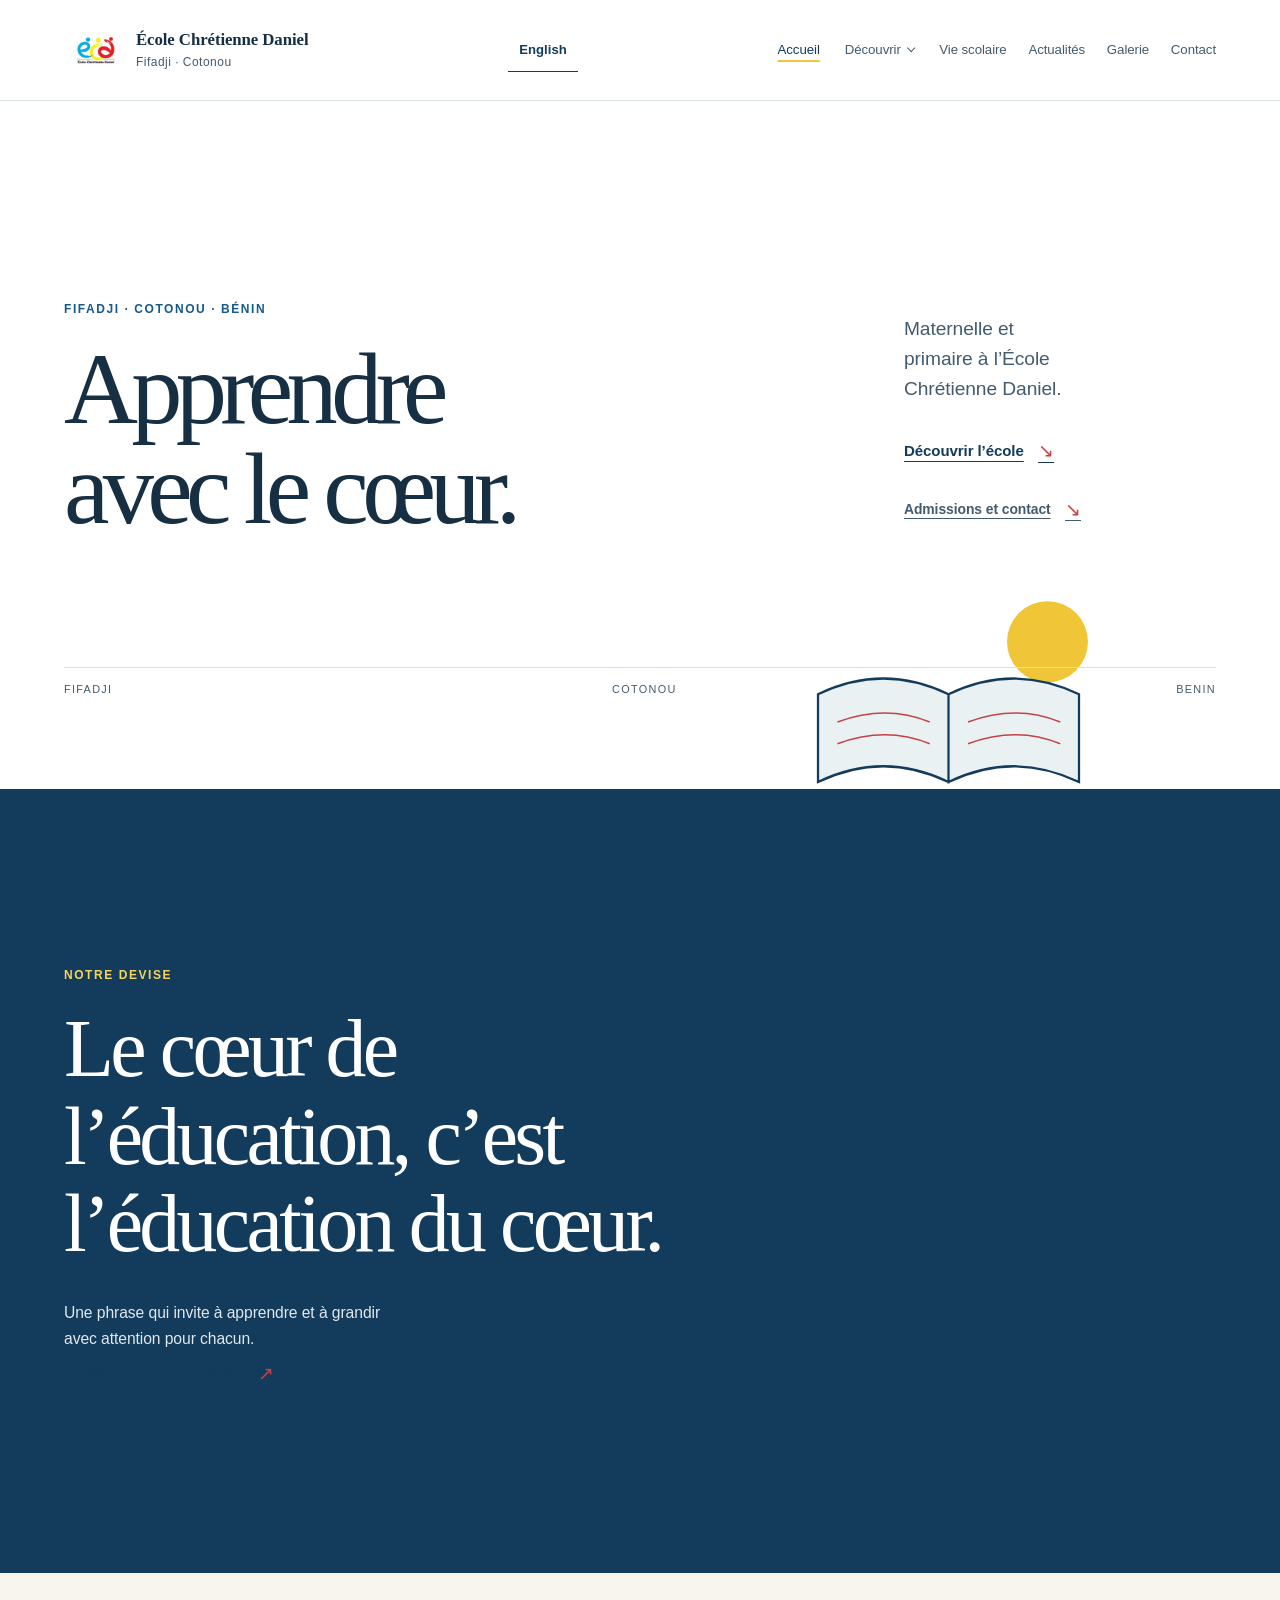
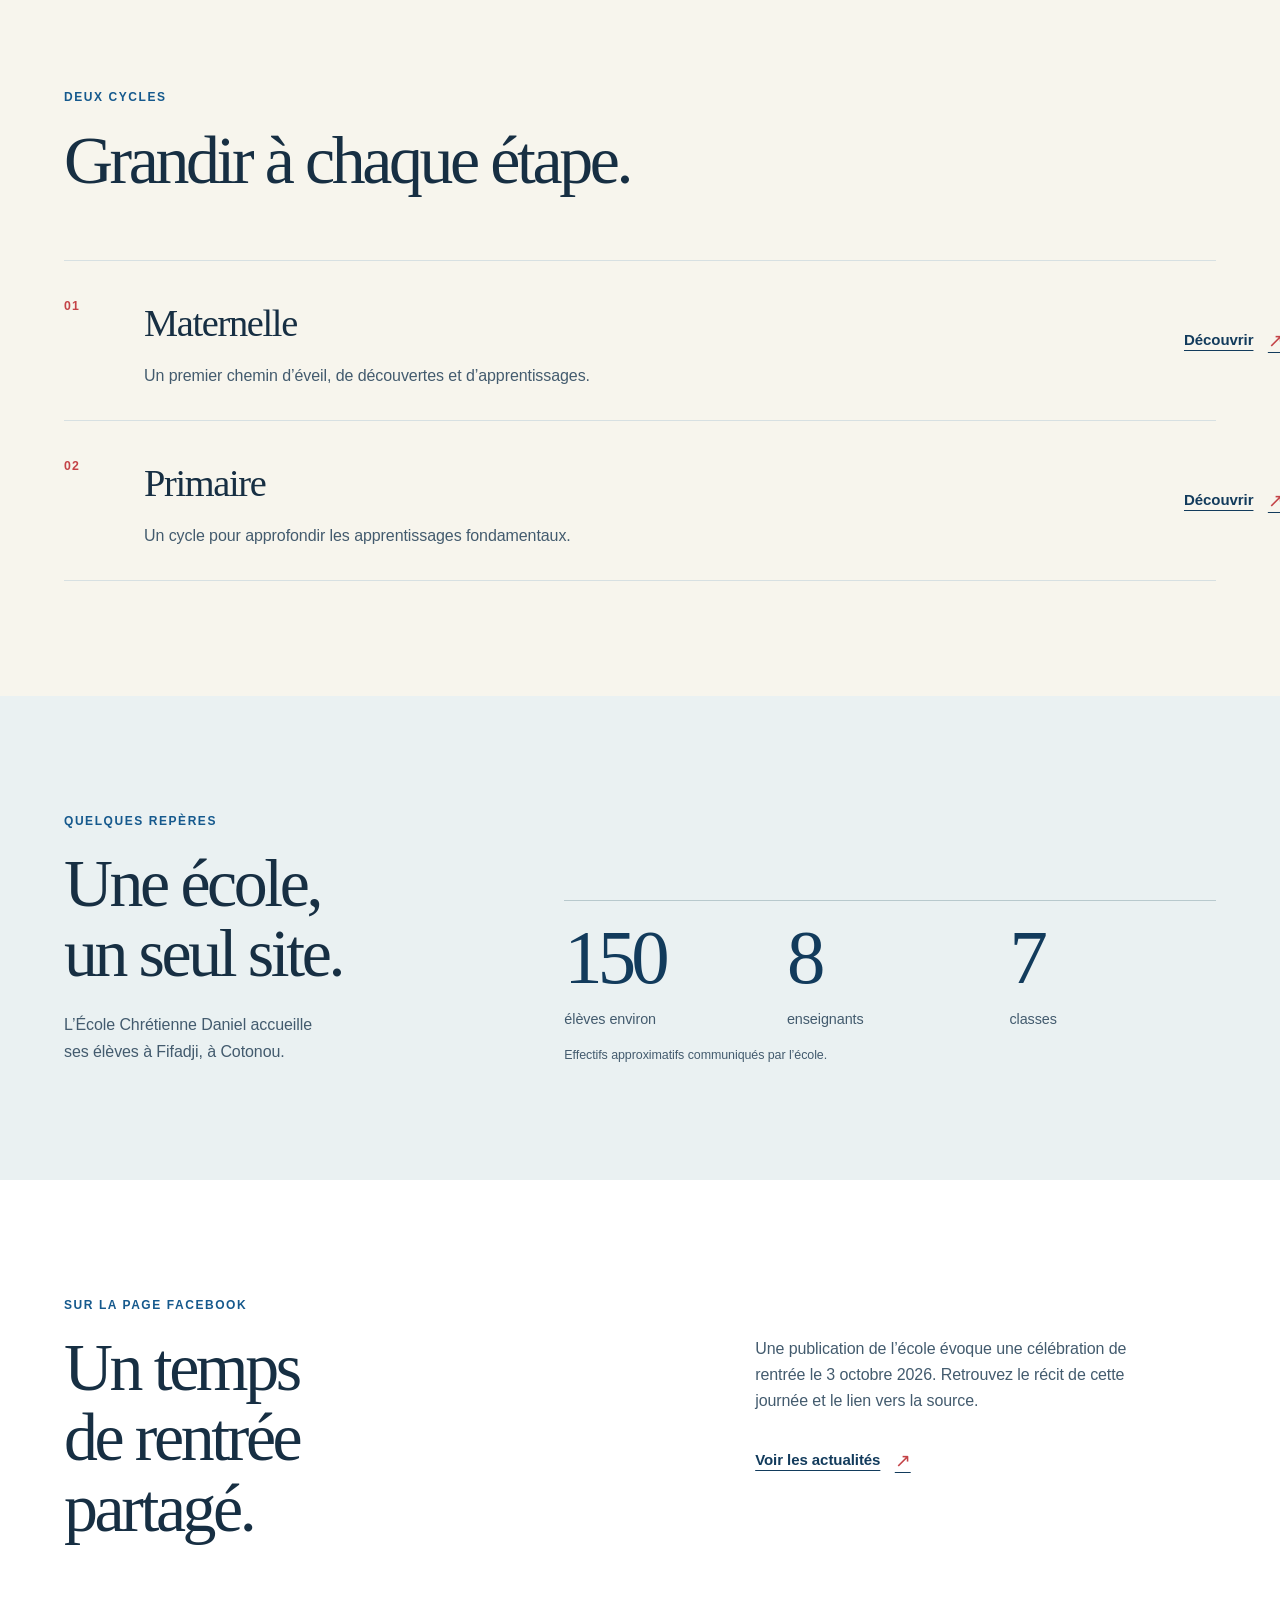
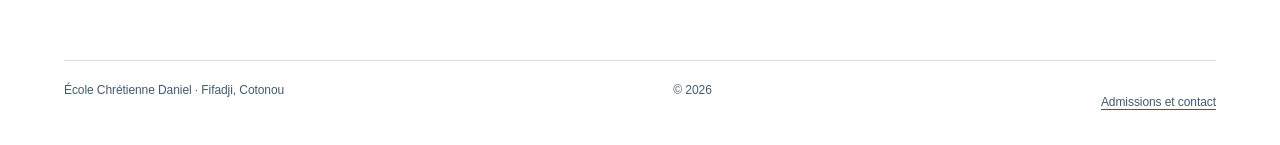
<file: index.html>
<!doctype html>
<html lang="fr">
  <head>
    <meta charset="utf-8">
    <meta name="viewport" content="width=device-width, initial-scale=1">
    <meta name="theme-color" content="#ffffff">
    <meta name="description" content="École Chrétienne Daniel à Fifadji, Cotonou : découvrez l'école, la maternelle, le primaire et sa devise." data-fr-content="École Chrétienne Daniel à Fifadji, Cotonou : découvrez l'école, la maternelle, le primaire et sa devise." data-en-content="École Chrétienne Daniel in Fifadji, Cotonou: discover the school, preschool, primary cycle and its motto.">
    <title data-fr="École Chrétienne Daniel | Cotonou" data-en="École Chrétienne Daniel | Cotonou">École Chrétienne Daniel | Cotonou</title>
    <link rel="icon" href="assets/images.jpg" type="image/jpeg">
    <link rel="stylesheet" href="scrollcraft.css">
    <link rel="stylesheet" href="styles.css">
    <script>document.documentElement.classList.add("js");</script>
    <script src="scrollcraft.js" defer></script>
    <script src="site.js" defer></script>
  </head>
  <body>
    <a class="skip-link" href="#main-content" data-fr="Aller au contenu" data-en="Skip to content">Aller au contenu</a>
    <header class="site-header">
      <div class="header-inner">
        <a class="brand" href="index.html" aria-label="École Chrétienne Daniel">
          <img src="assets/images.jpg" width="184" height="142" alt="">
          <span class="brand-copy"><span class="brand-name">École Chrétienne Daniel</span><span class="brand-location">Fifadji · Cotonou</span></span>
        </a>
        <div class="header-actions">
          <button class="language-toggle" type="button" data-language-toggle aria-label="Passer en anglais" data-fr-aria-label="Passer en anglais" data-en-aria-label="Switch to French"><span class="sr-only" data-fr="Langue" data-en="Language">Langue</span><span data-language-option>English</span></button>
          <button class="menu-toggle" type="button" aria-controls="primary-navigation" aria-expanded="false" aria-label="Ouvrir le menu" data-fr-aria-label="Ouvrir le menu" data-en-aria-label="Open menu"><span class="sr-only" data-fr="Menu" data-en="Menu">Menu</span><span class="menu-lines" aria-hidden="true"><span></span><span></span></span></button>
        </div>
        <nav class="primary-nav" id="primary-navigation" aria-label="Navigation principale" data-fr-aria-label="Navigation principale" data-en-aria-label="Main navigation">
          <a href="index.html" aria-current="page" data-fr="Accueil" data-en="Home">Accueil</a>
          <details class="nav-dropdown">
            <summary data-fr="Découvrir" data-en="Discover">Découvrir</summary>
            <div class="nav-dropdown-menu">
              <a href="ecole.html" data-fr="Notre école" data-en="Our school">Notre école</a>
              <a href="maternelle.html" data-fr="Maternelle" data-en="Preschool">Maternelle</a>
              <a href="primaire.html" data-fr="Primaire" data-en="Primary">Primaire</a>
            </div>
          </details>
          <a href="vie-scolaire.html" data-fr="Vie scolaire" data-en="School life">Vie scolaire</a>
          <a href="actualites/index.html" data-fr="Actualités" data-en="News">Actualités</a>
          <a href="galerie.html" data-fr="Galerie" data-en="Gallery">Galerie</a>
          <a href="contact.html" data-fr="Contact" data-en="Contact">Contact</a>
        </nav>
      </div>
    </header>
    <main id="main-content">
      <section class="chapter hero home-hero" data-sc-act="flow" aria-labelledby="home-title">
        <div class="hero-inner page-width">
          <div class="hero-main" data-sc-in>
            <p class="eyebrow" data-fr="Fifadji · Cotonou · Bénin" data-en="Fifadji · Cotonou · Benin">Fifadji · Cotonou · Bénin</p>
            <h1 id="home-title" data-fr="Apprendre avec le cœur." data-en="Learning with heart.">Apprendre avec le cœur.</h1>
          </div>
          <div class="hero-aside" data-sc-in>
            <p class="hero-intro" data-fr="Maternelle et primaire à l’École Chrétienne Daniel." data-en="Preschool and primary at École Chrétienne Daniel.">Maternelle et primaire à l’École Chrétienne Daniel.</p>
            <div class="hero-links">
              <a class="text-link" href="ecole.html"><span data-fr="Découvrir l’école" data-en="Discover the school">Découvrir l’école</span><span aria-hidden="true">↘</span></a>
              <a class="text-link text-link-muted" href="contact.html"><span data-fr="Admissions et contact" data-en="Admissions and contact">Admissions et contact</span><span aria-hidden="true">↘</span></a>
            </div>
          </div>
        </div>
        <div class="hero-baseline page-width" aria-hidden="true"><span>FIFADJI</span><span>COTONOU</span><span>BENIN</span></div>
        <div class="home-art" aria-hidden="true">
          <svg viewBox="0 0 640 370" role="presentation">
            <path class="home-art-sun" d="M398 55a54 54 0 1 0 0 108 54 54 0 0 0 0-108Z"/>
            <path class="home-art-book" d="M92 179c58-28 116-28 174 0v117c-58-28-116-28-174 0V179Zm174 0c58-28 116-28 174 0v117c-58-28-116-28-174 0V179Z"/>
            <path class="home-art-line" d="M118 216c43-16 84-16 123 0m-123 29c43-16 84-16 123 0m51-29c43-16 84-16 123 0m-123 29c43-16 84-16 123 0"/>
            <path class="home-art-ground" d="M68 318h445"/>
          </svg>
        </div>
      </section>

      <section class="chapter motto-section home-motto" data-sc-act="flow" aria-labelledby="motto-title">
        <div class="motto-inner page-width">
          <div class="motto-copy" data-sc-in>
            <p class="motto-context" data-fr="Notre devise" data-en="Our motto">Notre devise</p>
            <h2 class="motto-title" id="motto-title" data-fr="Le cœur de l’éducation, c’est l’éducation du cœur." data-en="The heart of education is the education of the heart.">Le cœur de l’éducation, c’est l’éducation du cœur.</h2>
            <p class="motto-note" data-fr="Une phrase qui invite à apprendre et à grandir avec attention pour chacun." data-en="A motto that invites us to learn and grow with care for one another.">Une phrase qui invite à apprendre et à grandir avec attention pour chacun.</p>
            <a class="text-link motto-link" href="ecole.html"><span data-fr="En savoir plus sur l’école" data-en="Learn more about the school">En savoir plus sur l’école</span><span aria-hidden="true">↗</span></a>
          </div>
          <figure class="motto-art" data-sc-reveal="up" data-sc-reveal-at="0.1 0.65">
            <svg class="motto-drawing" viewBox="0 0 760 470" role="img" aria-labelledby="motto-art-title">
              <title id="motto-art-title" data-fr="Un trait dessine un cœur à côté de la devise" data-en="A line draws a heart beside the motto">Un trait dessine un cœur à côté de la devise</title>
              <path id="motto-heart" d="M380 102 C320 10 166 24 120 118 C72 218 210 337 380 426 C550 337 688 218 640 118 C594 24 440 10 380 102Z"></path>
              <circle class="motto-dot motto-dot-blue" cx="104" cy="298" r="10"></circle>
              <circle class="motto-dot motto-dot-yellow" cx="652" cy="234" r="8"></circle>
              <circle class="motto-dot motto-dot-red" cx="544" cy="65" r="6"></circle>
            </svg>
            <figcaption data-fr="Le cœur, au centre de la devise." data-en="The heart at the center of the motto.">Le cœur, au centre de la devise.</figcaption>
          </figure>
        </div>
      </section>

      <section class="chapter programs-section home-programs" aria-labelledby="programs-title">
        <div class="page-width">
          <div class="section-heading">
            <p class="section-label" data-fr="Deux cycles" data-en="Two school cycles">Deux cycles</p>
            <h2 id="programs-title" data-fr="Grandir à chaque étape." data-en="Growing through every stage.">Grandir à chaque étape.</h2>
          </div>
          <div class="program-list">
            <article class="program-item">
              <span class="program-number" aria-hidden="true">01</span>
              <div><h3 data-fr="Maternelle" data-en="Preschool">Maternelle</h3><p data-fr="Un premier chemin d’éveil, de découvertes et d’apprentissages." data-en="A first path of discovery, curiosity and learning.">Un premier chemin d’éveil, de découvertes et d’apprentissages.</p></div>
              <a class="text-link" href="maternelle.html" aria-label="Découvrir la maternelle" data-fr-aria-label="Découvrir la maternelle" data-en-aria-label="Discover preschool"><span data-fr="Découvrir" data-en="Discover">Découvrir</span><span aria-hidden="true">↗</span></a>
            </article>
            <article class="program-item">
              <span class="program-number" aria-hidden="true">02</span>
              <div><h3 data-fr="Primaire" data-en="Primary">Primaire</h3><p data-fr="Un cycle pour approfondir les apprentissages fondamentaux." data-en="A cycle for building on foundational learning.">Un cycle pour approfondir les apprentissages fondamentaux.</p></div>
              <a class="text-link" href="primaire.html" aria-label="Découvrir le primaire" data-fr-aria-label="Découvrir le primaire" data-en-aria-label="Discover primary"><span data-fr="Découvrir" data-en="Discover">Découvrir</span><span aria-hidden="true">↗</span></a>
            </article>
          </div>
        </div>
      </section>

      <section class="chapter life-section home-life" aria-labelledby="life-title">
        <div class="life-layout page-width">
          <div class="life-intro">
            <p class="section-label" data-fr="Quelques repères" data-en="A few facts">Quelques repères</p>
            <h2 id="life-title" data-fr="Une école, un seul site." data-en="One school, one campus.">Une école, un seul site.</h2>
            <p data-fr="L’École Chrétienne Daniel accueille ses élèves à Fifadji, à Cotonou." data-en="École Chrétienne Daniel welcomes pupils in Fifadji, Cotonou.">L’École Chrétienne Daniel accueille ses élèves à Fifadji, à Cotonou.</p>
          </div>
          <div class="life-facts">
            <dl class="fact-grid">
              <div class="fact-item"><dt data-fr="élèves environ" data-en="pupils, approximately">élèves environ</dt><dd>150</dd></div>
              <div class="fact-item"><dt data-fr="enseignants" data-en="teachers">enseignants</dt><dd>8</dd></div>
              <div class="fact-item"><dt data-fr="classes" data-en="classes">classes</dt><dd>7</dd></div>
            </dl>
            <p class="facts-note" data-fr="Effectifs approximatifs communiqués par l’école." data-en="Approximate figures provided by the school.">Effectifs approximatifs communiqués par l’école.</p>
          </div>
        </div>
      </section>

      <section class="chapter news-section home-news" aria-labelledby="news-title">
        <div class="news-layout page-width">
          <div><p class="section-label" data-fr="Sur la page Facebook" data-en="From Facebook">Sur la page Facebook</p><h2 id="news-title" data-fr="Un temps de rentrée partagé." data-en="A shared start-of-year moment.">Un temps de rentrée partagé.</h2></div>
          <div class="news-copy">
            <p data-fr="Une publication de l’école évoque une célébration de rentrée le 3 octobre 2026. Retrouvez le récit de cette journée et le lien vers la source." data-en="A school post mentions a start-of-year gathering on October 3, 2026. Read our summary and follow the source link.">Une publication de l’école évoque une célébration de rentrée le 3 octobre 2026. Retrouvez le récit de cette journée et le lien vers la source.</p>
            <a class="text-link" href="actualites/index.html"><span data-fr="Voir les actualités" data-en="See the news">Voir les actualités</span><span aria-hidden="true">↗</span></a>
          </div>
        </div>
      </section>
    </main>
    <footer class="site-footer page-width">
      <span data-fr="École Chrétienne Daniel · Fifadji, Cotonou" data-en="École Chrétienne Daniel · Fifadji, Cotonou">École Chrétienne Daniel · Fifadji, Cotonou</span>
      <span>© <span id="current-year">2026</span></span>
      <a href="contact.html" data-fr="Admissions et contact" data-en="Admissions and contact">Admissions et contact</a>
    </footer>
    <span class="sr-only" id="language-status" aria-live="polite"></span>
  </body>
</html>
</file>
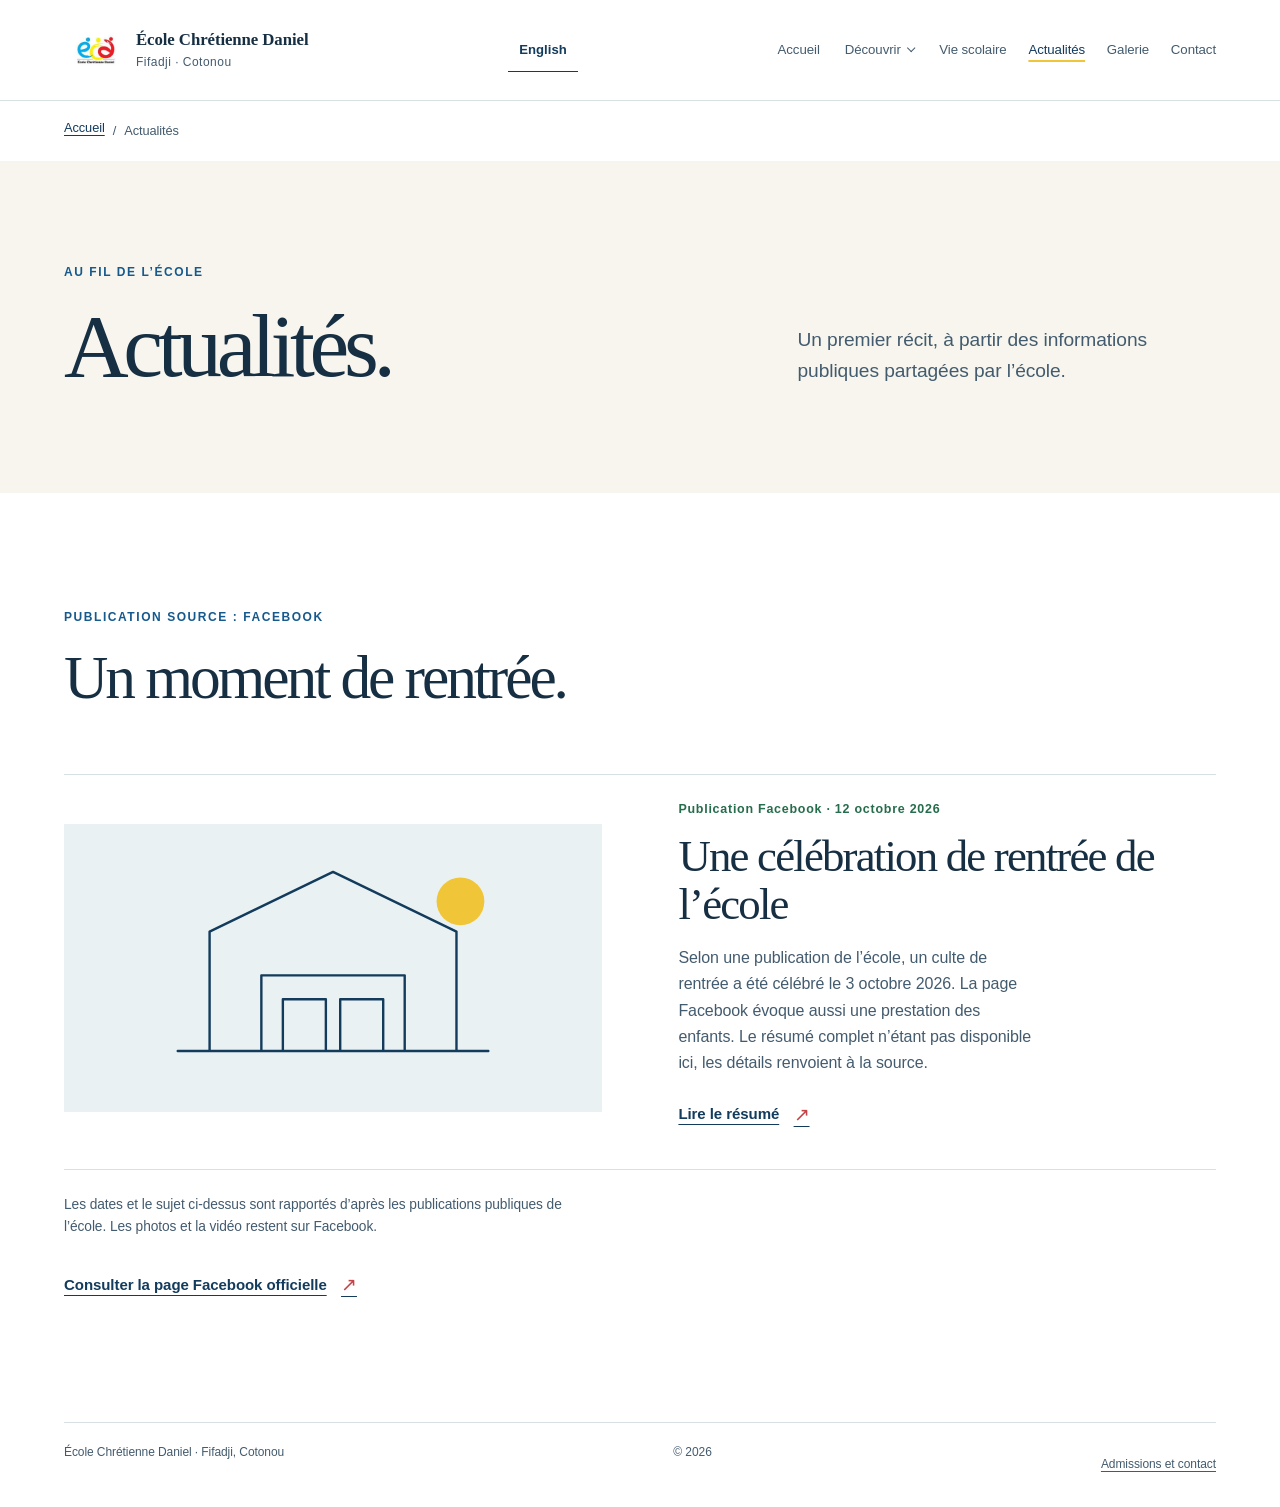
<file: actualites/index.html>
<!doctype html>
<html lang="fr">
  <head>
    <meta charset="utf-8"><meta name="viewport" content="width=device-width, initial-scale=1"><meta name="theme-color" content="#ffffff">
    <meta name="description" content="Actualités de l’École Chrétienne Daniel à Cotonou." data-fr-content="Actualités de l’École Chrétienne Daniel à Cotonou." data-en-content="News from École Chrétienne Daniel in Cotonou.">
    <title data-fr="Actualités | École Chrétienne Daniel" data-en="News | École Chrétienne Daniel">Actualités | École Chrétienne Daniel</title>
    <link rel="icon" href="../assets/images.jpg" type="image/jpeg"><link rel="stylesheet" href="../scrollcraft.css"><link rel="stylesheet" href="../styles.css"><script>document.documentElement.classList.add("js");</script><script src="../scrollcraft.js" defer></script><script src="../site.js" defer></script>
  </head>
  <body>
    <a class="skip-link" href="#main-content" data-fr="Aller au contenu" data-en="Skip to content">Aller au contenu</a>
    <header class="site-header"><div class="header-inner">
      <a class="brand" href="../index.html" aria-label="École Chrétienne Daniel"><img src="../assets/images.jpg" width="184" height="142" alt=""><span class="brand-copy"><span class="brand-name">École Chrétienne Daniel</span><span class="brand-location">Fifadji · Cotonou</span></span></a>
      <div class="header-actions"><button class="language-toggle" type="button" data-language-toggle aria-label="Passer en anglais" data-fr-aria-label="Passer en anglais" data-en-aria-label="Switch to French"><span class="sr-only" data-fr="Langue" data-en="Language">Langue</span><span data-language-option>English</span></button><button class="menu-toggle" type="button" aria-controls="primary-navigation" aria-expanded="false" aria-label="Ouvrir le menu" data-fr-aria-label="Ouvrir le menu" data-en-aria-label="Open menu"><span class="sr-only" data-fr="Menu" data-en="Menu">Menu</span><span class="menu-lines" aria-hidden="true"><span></span><span></span></span></button></div>
      <nav class="primary-nav" id="primary-navigation" aria-label="Navigation principale" data-fr-aria-label="Navigation principale" data-en-aria-label="Main navigation">
        <a href="../index.html" data-fr="Accueil" data-en="Home">Accueil</a><details class="nav-dropdown"><summary data-fr="Découvrir" data-en="Discover">Découvrir</summary><div class="nav-dropdown-menu"><a href="../ecole.html" data-fr="Notre école" data-en="Our school">Notre école</a><a href="../maternelle.html" data-fr="Maternelle" data-en="Preschool">Maternelle</a><a href="../primaire.html" data-fr="Primaire" data-en="Primary">Primaire</a></div></details><a href="../vie-scolaire.html" data-fr="Vie scolaire" data-en="School life">Vie scolaire</a><a href="index.html" aria-current="page" data-fr="Actualités" data-en="News">Actualités</a><a href="../galerie.html" data-fr="Galerie" data-en="Gallery">Galerie</a><a href="../contact.html" data-fr="Contact" data-en="Contact">Contact</a>
      </nav>
    </div></header>
    <main id="main-content">
      <nav class="breadcrumbs page-width" aria-label="Fil d’Ariane" data-fr-aria-label="Fil d’Ariane" data-en-aria-label="Breadcrumb"><a href="../index.html" data-fr="Accueil" data-en="Home">Accueil</a><span aria-hidden="true">/</span><span aria-current="page" data-fr="Actualités" data-en="News">Actualités</span></nav>
      <section class="page-hero chapter" data-sc-act="flow" aria-labelledby="page-title"><div class="page-width page-hero-layout">
        <div data-sc-in><p class="eyebrow" data-fr="Au fil de l’école" data-en="School updates">Au fil de l’école</p><h1 class="page-title" id="page-title" data-fr="Actualités." data-en="News.">Actualités.</h1></div>
        <p class="page-lede" data-sc-in data-fr="Un premier récit, à partir des informations publiques partagées par l’école." data-en="A first story based on public information shared by the school.">Un premier récit, à partir des informations publiques partagées par l’école.</p>
      </div></section>
      <section class="page-section" aria-labelledby="news-list-title"><div class="page-width">
        <div class="section-heading"><p class="section-label" data-fr="Publication source : Facebook" data-en="Source: Facebook">Publication source : Facebook</p><h2 id="news-list-title" data-fr="Un moment de rentrée." data-en="A start-of-year moment.">Un moment de rentrée.</h2></div>
        <article class="news-feature">
          <div class="news-art" aria-hidden="true"><svg viewBox="0 0 540 330"><path d="M75 270h390M115 270V120l155-75 155 75v150M180 270v-95h180v95M207 205h54v65h-54zm72 0h54v65h-54z"/><circle cx="430" cy="82" r="30"/></svg></div>
          <div class="news-feature-copy"><p class="news-date"><time datetime="2026-10-12" data-fr="Publication Facebook · 12 octobre 2026" data-en="Facebook post · October 12, 2026">Publication Facebook · 12 octobre 2026</time></p><h3 data-fr="Une célébration de rentrée de l’école" data-en="A school start-of-year gathering">Une célébration de rentrée de l’école</h3><p data-fr="Selon une publication de l’école, un culte de rentrée a été célébré le 3 octobre 2026. La page Facebook évoque aussi une prestation des enfants. Le résumé complet n’étant pas disponible ici, les détails renvoient à la source." data-en="According to a school post, a start-of-year service was held on October 3, 2026. The Facebook page also mentions a children’s performance. Since the full post is not reproduced here, follow the source for details.">Selon une publication de l’école, un culte de rentrée a été célébré le 3 octobre 2026. La page Facebook évoque aussi une prestation des enfants. Le résumé complet n’étant pas disponible ici, les détails renvoient à la source.</p><a class="text-link" href="culte-rentree-scolaire.html"><span data-fr="Lire le résumé" data-en="Read the summary">Lire le résumé</span><span aria-hidden="true">↗</span></a></div>
        </article>
        <p class="source-note" data-fr="Les dates et le sujet ci-dessus sont rapportés d’après les publications publiques de l’école. Les photos et la vidéo restent sur Facebook." data-en="The date and subject above are reported from the school’s public posts. Photos and video remain on Facebook.">Les dates et le sujet ci-dessus sont rapportés d’après les publications publiques de l’école. Les photos et la vidéo restent sur Facebook.</p>
        <a class="text-link" href="https://web.facebook.com/educationchretienne?locale=fr_FR" target="_blank" rel="noopener noreferrer"><span data-fr="Consulter la page Facebook officielle" data-en="Visit the official Facebook page">Consulter la page Facebook officielle</span><span aria-hidden="true">↗</span></a>
      </div></section>
    </main>
    <footer class="site-footer page-width"><span>École Chrétienne Daniel · Fifadji, Cotonou</span><span>© <span id="current-year">2026</span></span><a href="../contact.html" data-fr="Admissions et contact" data-en="Admissions and contact">Admissions et contact</a></footer><span class="sr-only" id="language-status" aria-live="polite"></span>
  </body>
</html>
</file>
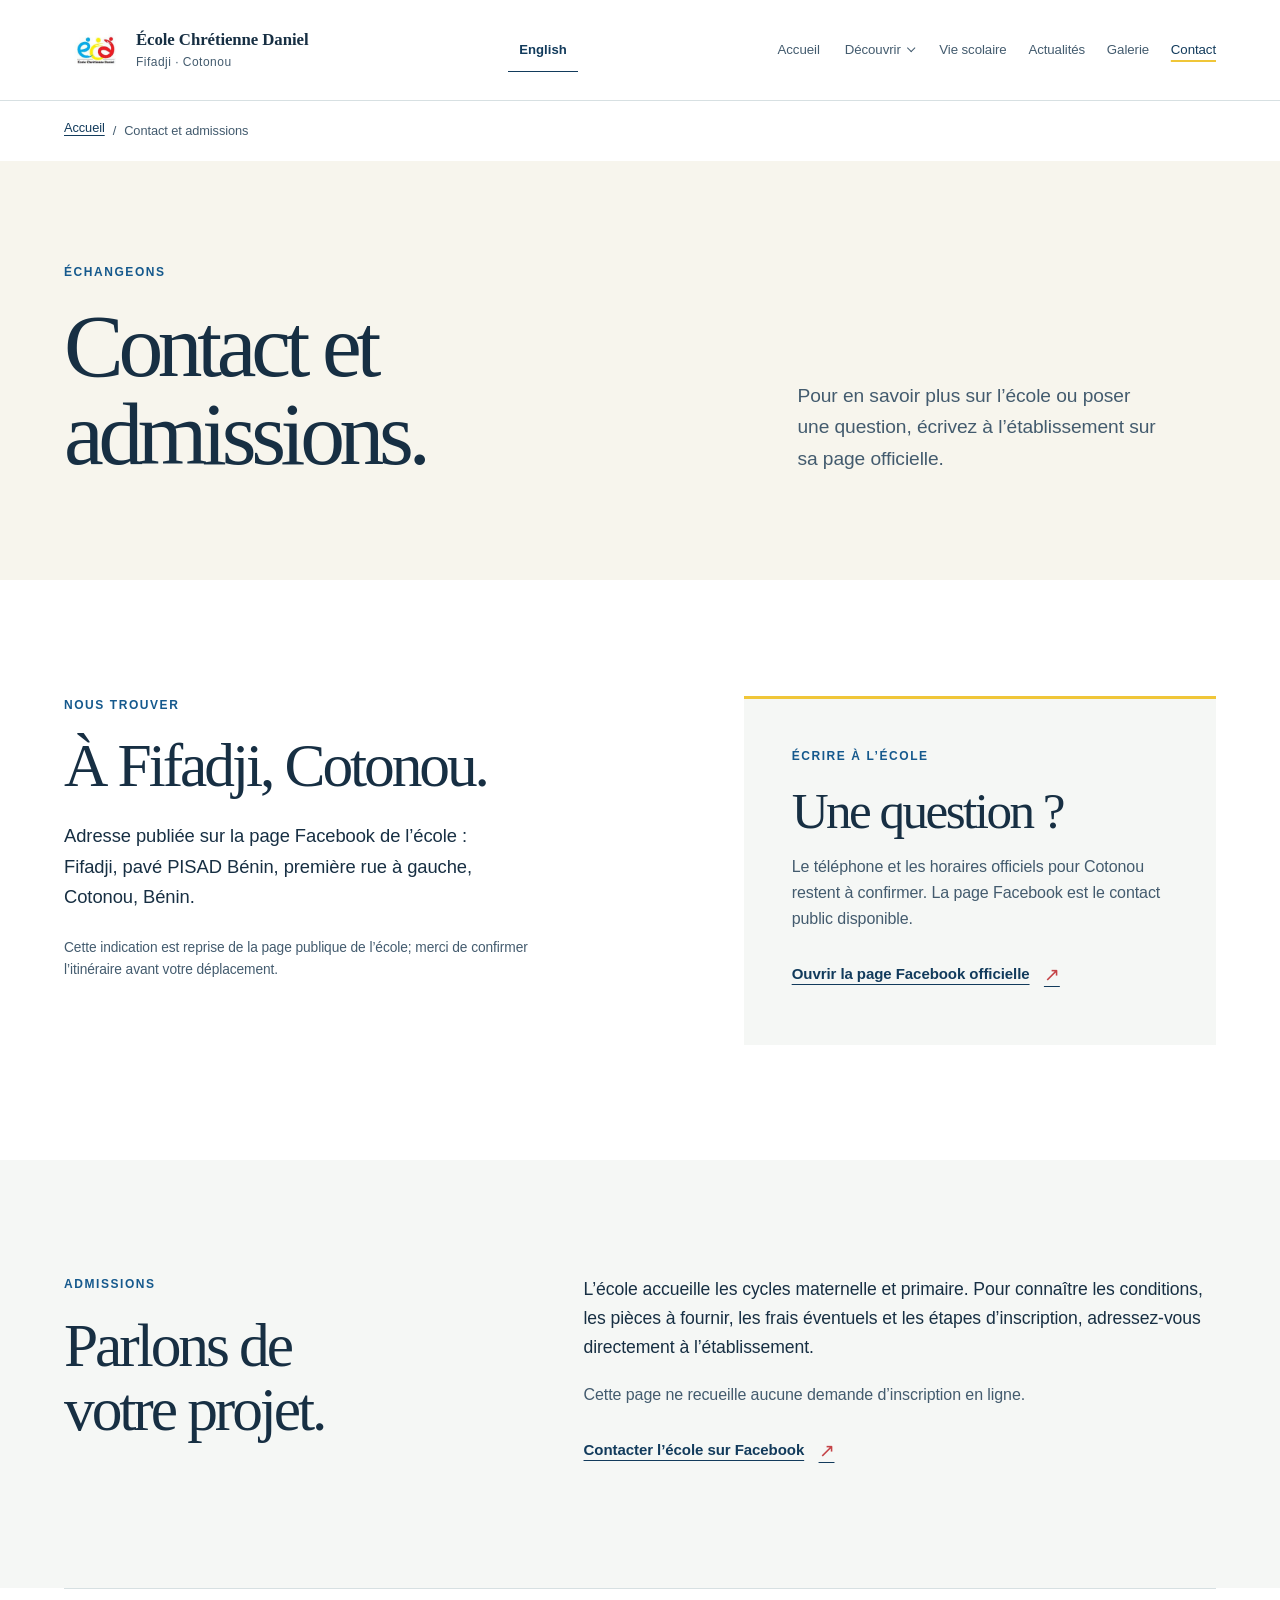
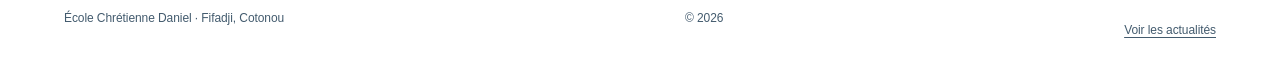
<file: contact.html>
<!doctype html>
<html lang="fr">
  <head>
    <meta charset="utf-8"><meta name="viewport" content="width=device-width, initial-scale=1"><meta name="theme-color" content="#ffffff">
    <meta name="description" content="Contacter l’École Chrétienne Daniel à Fifadji, Cotonou et demander les modalités d’admission." data-fr-content="Contacter l’École Chrétienne Daniel à Fifadji, Cotonou et demander les modalités d’admission." data-en-content="Contact École Chrétienne Daniel in Fifadji, Cotonou, and ask about admissions.">
    <title data-fr="Contact et admissions | École Chrétienne Daniel" data-en="Contact and admissions | École Chrétienne Daniel">Contact et admissions | École Chrétienne Daniel</title>
    <link rel="icon" href="assets/images.jpg" type="image/jpeg"><link rel="stylesheet" href="scrollcraft.css"><link rel="stylesheet" href="styles.css"><script>document.documentElement.classList.add("js");</script><script src="scrollcraft.js" defer></script><script src="site.js" defer></script>
  </head>
  <body>
    <a class="skip-link" href="#main-content" data-fr="Aller au contenu" data-en="Skip to content">Aller au contenu</a>
    <header class="site-header"><div class="header-inner">
      <a class="brand" href="index.html" aria-label="École Chrétienne Daniel"><img src="assets/images.jpg" width="184" height="142" alt=""><span class="brand-copy"><span class="brand-name">École Chrétienne Daniel</span><span class="brand-location">Fifadji · Cotonou</span></span></a>
      <div class="header-actions"><button class="language-toggle" type="button" data-language-toggle aria-label="Passer en anglais" data-fr-aria-label="Passer en anglais" data-en-aria-label="Switch to French"><span class="sr-only" data-fr="Langue" data-en="Language">Langue</span><span data-language-option>English</span></button><button class="menu-toggle" type="button" aria-controls="primary-navigation" aria-expanded="false" aria-label="Ouvrir le menu" data-fr-aria-label="Ouvrir le menu" data-en-aria-label="Open menu"><span class="sr-only" data-fr="Menu" data-en="Menu">Menu</span><span class="menu-lines" aria-hidden="true"><span></span><span></span></span></button></div>
      <nav class="primary-nav" id="primary-navigation" aria-label="Navigation principale" data-fr-aria-label="Navigation principale" data-en-aria-label="Main navigation">
        <a href="index.html" data-fr="Accueil" data-en="Home">Accueil</a><details class="nav-dropdown"><summary data-fr="Découvrir" data-en="Discover">Découvrir</summary><div class="nav-dropdown-menu"><a href="ecole.html" data-fr="Notre école" data-en="Our school">Notre école</a><a href="maternelle.html" data-fr="Maternelle" data-en="Preschool">Maternelle</a><a href="primaire.html" data-fr="Primaire" data-en="Primary">Primaire</a></div></details><a href="vie-scolaire.html" data-fr="Vie scolaire" data-en="School life">Vie scolaire</a><a href="actualites/index.html" data-fr="Actualités" data-en="News">Actualités</a><a href="galerie.html" data-fr="Galerie" data-en="Gallery">Galerie</a><a href="contact.html" aria-current="page" data-fr="Contact" data-en="Contact">Contact</a>
      </nav>
    </div></header>
    <main id="main-content">
      <nav class="breadcrumbs page-width" aria-label="Fil d’Ariane" data-fr-aria-label="Fil d’Ariane" data-en-aria-label="Breadcrumb"><a href="index.html" data-fr="Accueil" data-en="Home">Accueil</a><span aria-hidden="true">/</span><span aria-current="page" data-fr="Contact et admissions" data-en="Contact and admissions">Contact et admissions</span></nav>
      <section class="page-hero chapter" data-sc-act="flow" aria-labelledby="page-title"><div class="page-width page-hero-layout">
        <div data-sc-in><p class="eyebrow" data-fr="Échangeons" data-en="Get in touch">Échangeons</p><h1 class="page-title" id="page-title" data-fr="Contact et admissions." data-en="Contact and admissions.">Contact et admissions.</h1></div>
        <p class="page-lede" data-sc-in data-fr="Pour en savoir plus sur l’école ou poser une question, écrivez à l’établissement sur sa page officielle." data-en="To learn more about the school or ask a question, contact the school through its official page.">Pour en savoir plus sur l’école ou poser une question, écrivez à l’établissement sur sa page officielle.</p>
      </div></section>
      <section class="page-section" aria-labelledby="contact-school-title"><div class="page-width contact-page-grid">
        <div><p class="section-label" data-fr="Nous trouver" data-en="Find us">Nous trouver</p><h2 id="contact-school-title" data-fr="À Fifadji, Cotonou." data-en="In Fifadji, Cotonou.">À Fifadji, Cotonou.</h2><p class="contact-address" data-fr="Adresse publiée sur la page Facebook de l’école : Fifadji, pavé PISAD Bénin, première rue à gauche, Cotonou, Bénin." data-en="Address published on the school’s Facebook page: Fifadji, PISAD paved road, first street on the left, Cotonou, Benin.">Adresse publiée sur la page Facebook de l’école : Fifadji, pavé PISAD Bénin, première rue à gauche, Cotonou, Bénin.</p><p class="source-note" data-fr="Cette indication est reprise de la page publique de l’école; merci de confirmer l’itinéraire avant votre déplacement." data-en="This location is taken from the school’s public page; please confirm directions before travelling.">Cette indication est reprise de la page publique de l’école; merci de confirmer l’itinéraire avant votre déplacement.</p></div>
        <aside class="contact-panel"><p class="section-label" data-fr="Écrire à l’école" data-en="Message the school">Écrire à l’école</p><h2 data-fr="Une question ?" data-en="Have a question?">Une question ?</h2><p data-fr="Le téléphone et les horaires officiels pour Cotonou restent à confirmer. La page Facebook est le contact public disponible." data-en="The official phone number and opening hours for Cotonou are still to be confirmed. Facebook is the available public contact route.">Le téléphone et les horaires officiels pour Cotonou restent à confirmer. La page Facebook est le contact public disponible.</p><a class="text-link" href="https://web.facebook.com/educationchretienne?locale=fr_FR" target="_blank" rel="noopener noreferrer"><span data-fr="Ouvrir la page Facebook officielle" data-en="Open the official Facebook page">Ouvrir la page Facebook officielle</span><span aria-hidden="true">↗</span></a></aside>
      </div></section>
      <section class="page-section page-soft" aria-labelledby="admissions-title"><div class="page-width content-columns">
        <div><p class="section-label" data-fr="Admissions" data-en="Admissions">Admissions</p><h2 id="admissions-title" data-fr="Parlons de votre projet." data-en="Let’s talk about your plans.">Parlons de votre projet.</h2></div>
        <div class="content-stack"><p data-fr="L’école accueille les cycles maternelle et primaire. Pour connaître les conditions, les pièces à fournir, les frais éventuels et les étapes d’inscription, adressez-vous directement à l’établissement." data-en="The school offers preschool and primary. Contact the school directly for admission requirements, documents, any fees and application steps.">L’école accueille les cycles maternelle et primaire. Pour connaître les conditions, les pièces à fournir, les frais éventuels et les étapes d’inscription, adressez-vous directement à l’établissement.</p><p data-fr="Cette page ne recueille aucune demande d’inscription en ligne." data-en="This page does not collect online enrollment requests.">Cette page ne recueille aucune demande d’inscription en ligne.</p><a class="text-link" href="https://web.facebook.com/educationchretienne?locale=fr_FR" target="_blank" rel="noopener noreferrer"><span data-fr="Contacter l’école sur Facebook" data-en="Contact the school on Facebook">Contacter l’école sur Facebook</span><span aria-hidden="true">↗</span></a></div>
      </div></section>
    </main>
    <footer class="site-footer page-width"><span>École Chrétienne Daniel · Fifadji, Cotonou</span><span>© <span id="current-year">2026</span></span><a href="actualites/index.html" data-fr="Voir les actualités" data-en="See the news">Voir les actualités</a></footer><span class="sr-only" id="language-status" aria-live="polite"></span>
  </body>
</html>
</file>
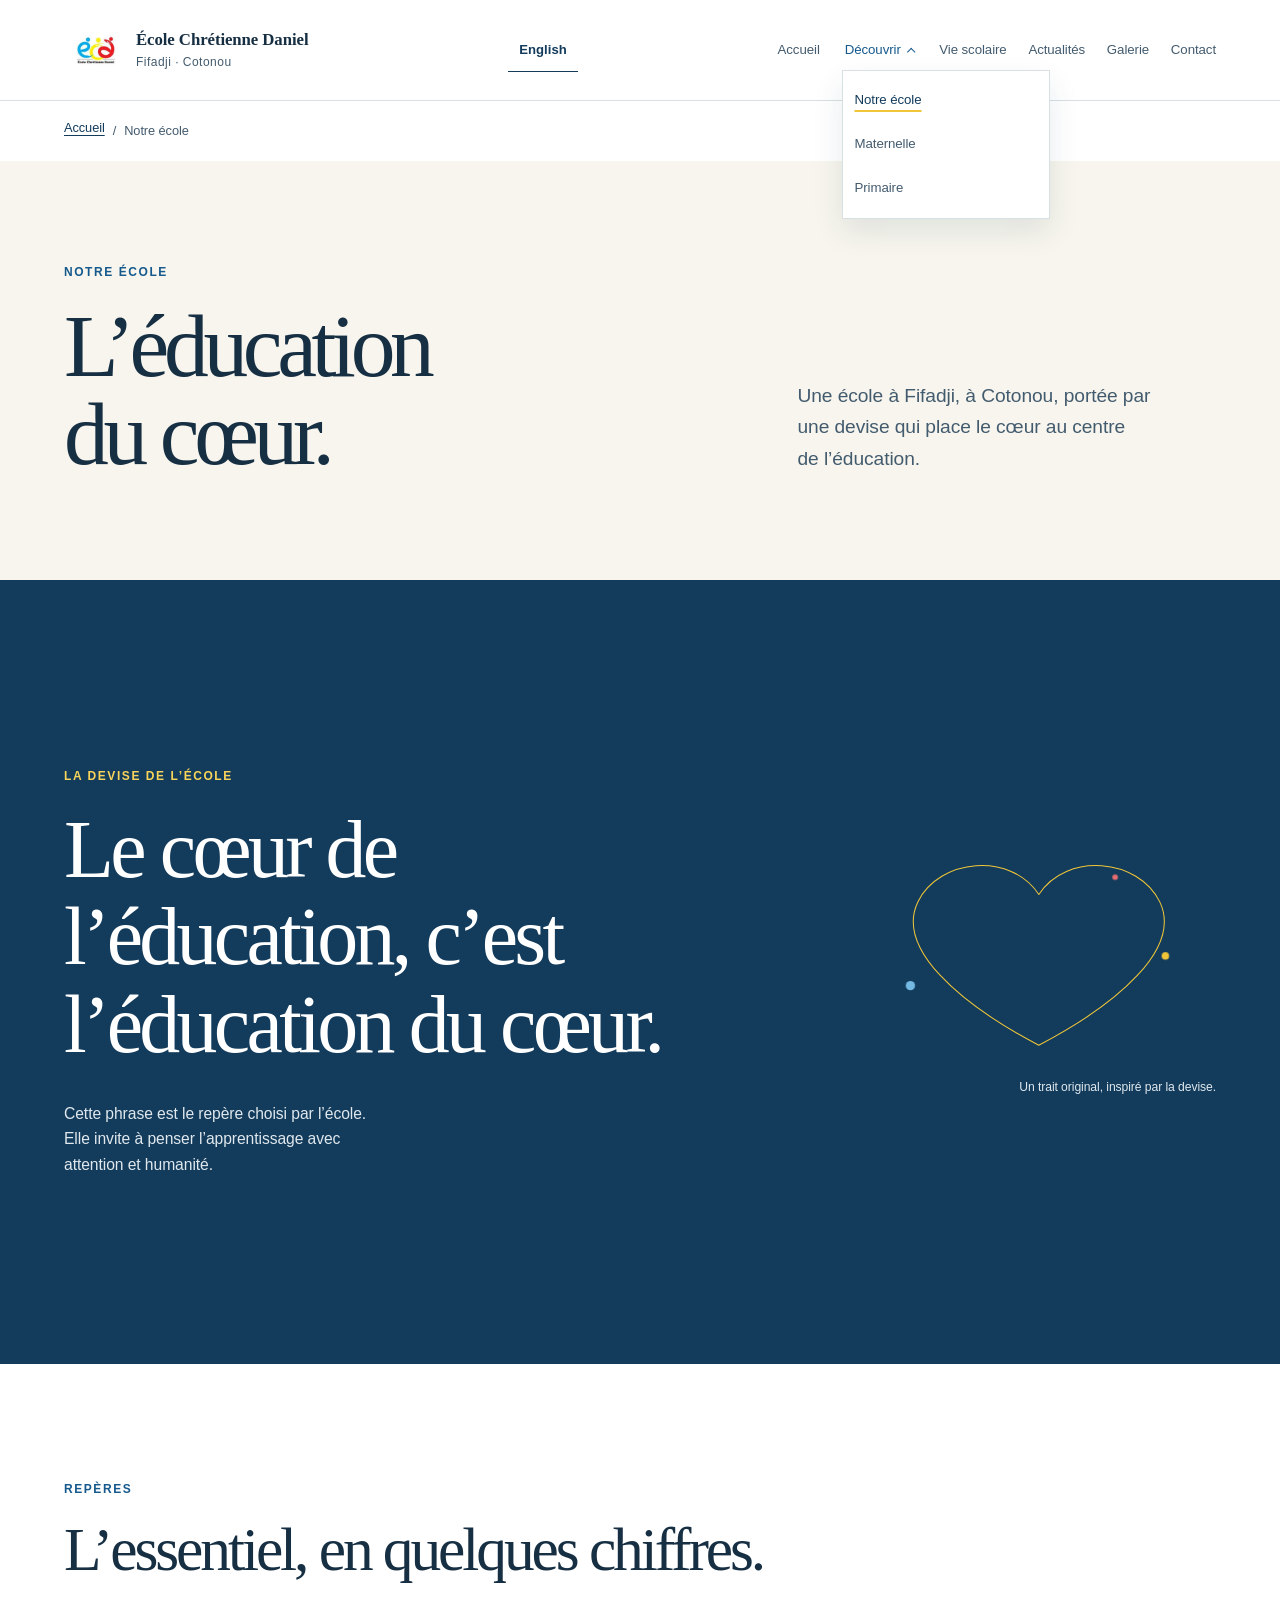
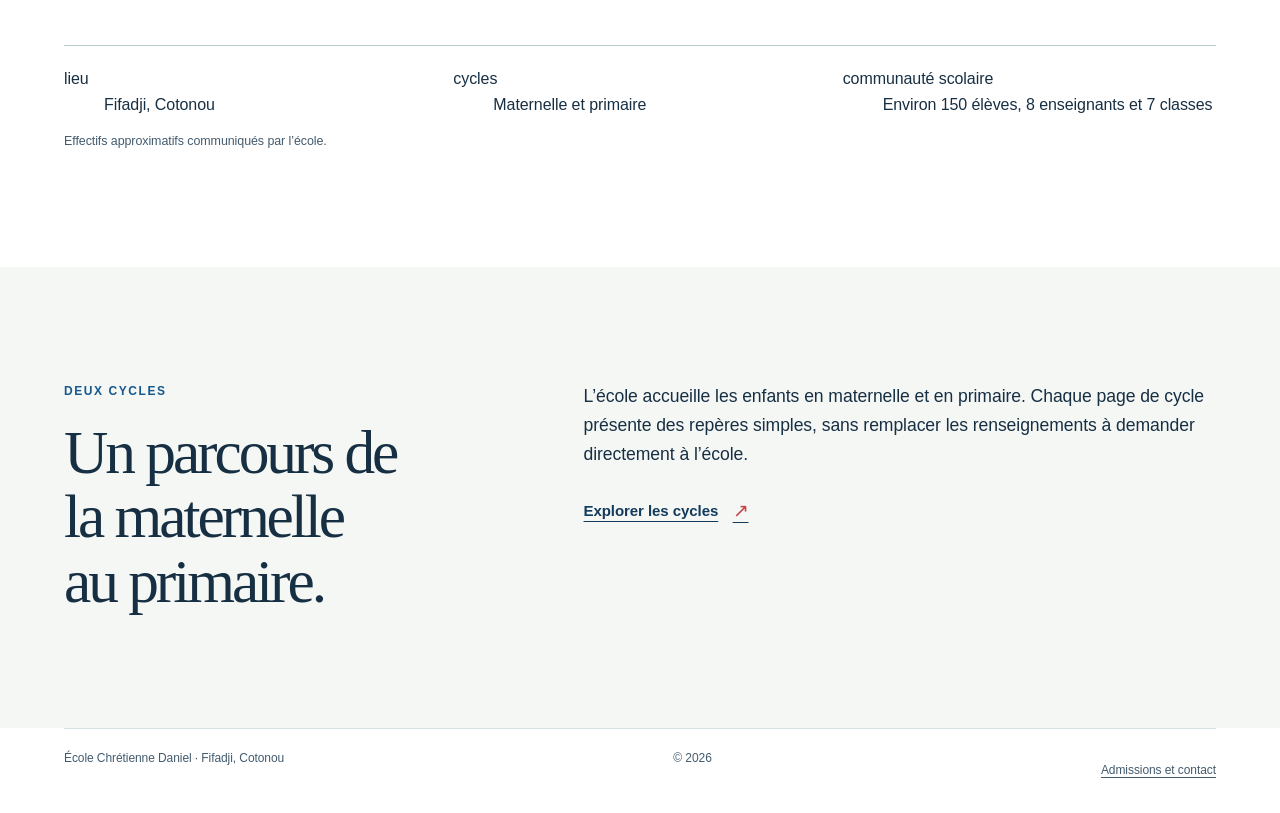
<file: ecole.html>
<!doctype html>
<html lang="fr">
  <head>
    <meta charset="utf-8">
    <meta name="viewport" content="width=device-width, initial-scale=1">
    <meta name="theme-color" content="#ffffff">
    <meta name="description" content="L’École Chrétienne Daniel, sa devise et ses repères à Fifadji, Cotonou." data-fr-content="L’École Chrétienne Daniel, sa devise et ses repères à Fifadji, Cotonou." data-en-content="École Chrétienne Daniel, its motto and key facts in Fifadji, Cotonou.">
    <title data-fr="Notre école | École Chrétienne Daniel" data-en="Our school | École Chrétienne Daniel">Notre école | École Chrétienne Daniel</title>
    <link rel="icon" href="assets/images.jpg" type="image/jpeg"><link rel="stylesheet" href="scrollcraft.css"><link rel="stylesheet" href="styles.css">
    <script>document.documentElement.classList.add("js");</script><script src="scrollcraft.js" defer></script><script src="site.js" defer></script>
  </head>
  <body>
    <a class="skip-link" href="#main-content" data-fr="Aller au contenu" data-en="Skip to content">Aller au contenu</a>
    <header class="site-header"><div class="header-inner">
      <a class="brand" href="index.html" aria-label="École Chrétienne Daniel"><img src="assets/images.jpg" width="184" height="142" alt=""><span class="brand-copy"><span class="brand-name">École Chrétienne Daniel</span><span class="brand-location">Fifadji · Cotonou</span></span></a>
      <div class="header-actions"><button class="language-toggle" type="button" data-language-toggle aria-label="Passer en anglais" data-fr-aria-label="Passer en anglais" data-en-aria-label="Switch to French"><span class="sr-only" data-fr="Langue" data-en="Language">Langue</span><span data-language-option>English</span></button><button class="menu-toggle" type="button" aria-controls="primary-navigation" aria-expanded="false" aria-label="Ouvrir le menu" data-fr-aria-label="Ouvrir le menu" data-en-aria-label="Open menu"><span class="sr-only" data-fr="Menu" data-en="Menu">Menu</span><span class="menu-lines" aria-hidden="true"><span></span><span></span></span></button></div>
      <nav class="primary-nav" id="primary-navigation" aria-label="Navigation principale" data-fr-aria-label="Navigation principale" data-en-aria-label="Main navigation">
        <a href="index.html" data-fr="Accueil" data-en="Home">Accueil</a><details class="nav-dropdown" open><summary data-fr="Découvrir" data-en="Discover">Découvrir</summary><div class="nav-dropdown-menu"><a href="ecole.html" aria-current="page" data-fr="Notre école" data-en="Our school">Notre école</a><a href="maternelle.html" data-fr="Maternelle" data-en="Preschool">Maternelle</a><a href="primaire.html" data-fr="Primaire" data-en="Primary">Primaire</a></div></details><a href="vie-scolaire.html" data-fr="Vie scolaire" data-en="School life">Vie scolaire</a><a href="actualites/index.html" data-fr="Actualités" data-en="News">Actualités</a><a href="galerie.html" data-fr="Galerie" data-en="Gallery">Galerie</a><a href="contact.html" data-fr="Contact" data-en="Contact">Contact</a>
      </nav>
    </div></header>
    <main id="main-content">
      <nav class="breadcrumbs page-width" aria-label="Fil d’Ariane" data-fr-aria-label="Fil d’Ariane" data-en-aria-label="Breadcrumb"><a href="index.html" data-fr="Accueil" data-en="Home">Accueil</a><span aria-hidden="true">/</span><span aria-current="page" data-fr="Notre école" data-en="Our school">Notre école</span></nav>
      <section class="page-hero chapter" data-sc-act="flow" aria-labelledby="page-title"><div class="page-width page-hero-layout">
        <div data-sc-in><p class="eyebrow" data-fr="Notre école" data-en="Our school">Notre école</p><h1 id="page-title" class="page-title" data-fr="L’éducation du cœur." data-en="Education of the heart.">L’éducation du cœur.</h1></div>
        <p class="page-lede" data-sc-in data-fr="Une école à Fifadji, à Cotonou, portée par une devise qui place le cœur au centre de l’éducation." data-en="A school in Fifadji, Cotonou, guided by a motto that places the heart at the center of education.">Une école à Fifadji, à Cotonou, portée par une devise qui place le cœur au centre de l’éducation.</p>
      </div></section>
      <section class="motto-section chapter school-motto" aria-labelledby="school-motto-title"><div class="motto-inner page-width">
        <div class="motto-copy" data-sc-in><p class="motto-context" data-fr="La devise de l’école" data-en="The school motto">La devise de l’école</p><h2 class="motto-title" id="school-motto-title" data-fr="Le cœur de l’éducation, c’est l’éducation du cœur." data-en="The heart of education is the education of the heart.">Le cœur de l’éducation, c’est l’éducation du cœur.</h2><p class="motto-note" data-fr="Cette phrase est le repère choisi par l’école. Elle invite à penser l’apprentissage avec attention et humanité." data-en="This is the school’s chosen motto. It invites us to approach learning with care and humanity.">Cette phrase est le repère choisi par l’école. Elle invite à penser l’apprentissage avec attention et humanité.</p></div>
        <figure class="motto-art" data-sc-reveal="up" data-sc-reveal-at="0.1 0.65"><svg class="motto-drawing" viewBox="0 0 760 470" role="img" aria-labelledby="motto-art-title"><title id="motto-art-title" data-fr="Un trait dessine un cœur à côté de la devise" data-en="A line draws a heart beside the motto">Un trait dessine un cœur à côté de la devise</title><path id="motto-heart" d="M380 102 C320 10 166 24 120 118 C72 218 210 337 380 426 C550 337 688 218 640 118 C594 24 440 10 380 102Z"></path><circle class="motto-dot motto-dot-blue" cx="104" cy="298" r="10"></circle><circle class="motto-dot motto-dot-yellow" cx="652" cy="234" r="8"></circle><circle class="motto-dot motto-dot-red" cx="544" cy="65" r="6"></circle></svg><figcaption data-fr="Un trait original, inspiré par la devise." data-en="An original line inspired by the motto.">Un trait original, inspiré par la devise.</figcaption></figure>
      </div></section>
      <section class="page-section page-facts" aria-labelledby="facts-title"><div class="page-width">
        <div class="section-heading"><p class="section-label" data-fr="Repères" data-en="At a glance">Repères</p><h2 id="facts-title" data-fr="L’essentiel, en quelques chiffres." data-en="The essentials, in a few figures.">L’essentiel, en quelques chiffres.</h2></div>
        <dl class="facts-grid"><div><dt data-fr="lieu" data-en="location">lieu</dt><dd data-fr="Fifadji, Cotonou" data-en="Fifadji, Cotonou">Fifadji, Cotonou</dd></div><div><dt data-fr="cycles" data-en="school cycles">cycles</dt><dd data-fr="Maternelle et primaire" data-en="Preschool and primary">Maternelle et primaire</dd></div><div><dt data-fr="communauté scolaire" data-en="school community">communauté scolaire</dt><dd data-fr="Environ 150 élèves, 8 enseignants et 7 classes" data-en="About 150 pupils, 8 teachers and 7 classes">Environ 150 élèves, 8 enseignants et 7 classes</dd></div></dl>
        <p class="facts-note" data-fr="Effectifs approximatifs communiqués par l’école." data-en="Approximate figures provided by the school.">Effectifs approximatifs communiqués par l’école.</p>
      </div></section>
      <section class="page-section page-soft" aria-labelledby="school-cycles-title"><div class="page-width content-columns">
        <div><p class="section-label" data-fr="Deux cycles" data-en="Two cycles">Deux cycles</p><h2 id="school-cycles-title" data-fr="Un parcours de la maternelle au primaire." data-en="A journey from preschool to primary.">Un parcours de la maternelle au primaire.</h2></div>
        <div class="content-stack"><p data-fr="L’école accueille les enfants en maternelle et en primaire. Chaque page de cycle présente des repères simples, sans remplacer les renseignements à demander directement à l’école." data-en="The school welcomes children in preschool and primary. Each cycle page offers a simple introduction; specific details should be requested from the school.">L’école accueille les enfants en maternelle et en primaire. Chaque page de cycle présente des repères simples, sans remplacer les renseignements à demander directement à l’école.</p><a class="text-link" href="maternelle.html"><span data-fr="Explorer les cycles" data-en="Explore the school cycles">Explorer les cycles</span><span aria-hidden="true">↗</span></a></div>
      </div></section>
    </main>
    <footer class="site-footer page-width"><span>École Chrétienne Daniel · Fifadji, Cotonou</span><span>© <span id="current-year">2026</span></span><a href="contact.html" data-fr="Admissions et contact" data-en="Admissions and contact">Admissions et contact</a></footer>
    <span class="sr-only" id="language-status" aria-live="polite"></span>
  </body>
</html>
</file>
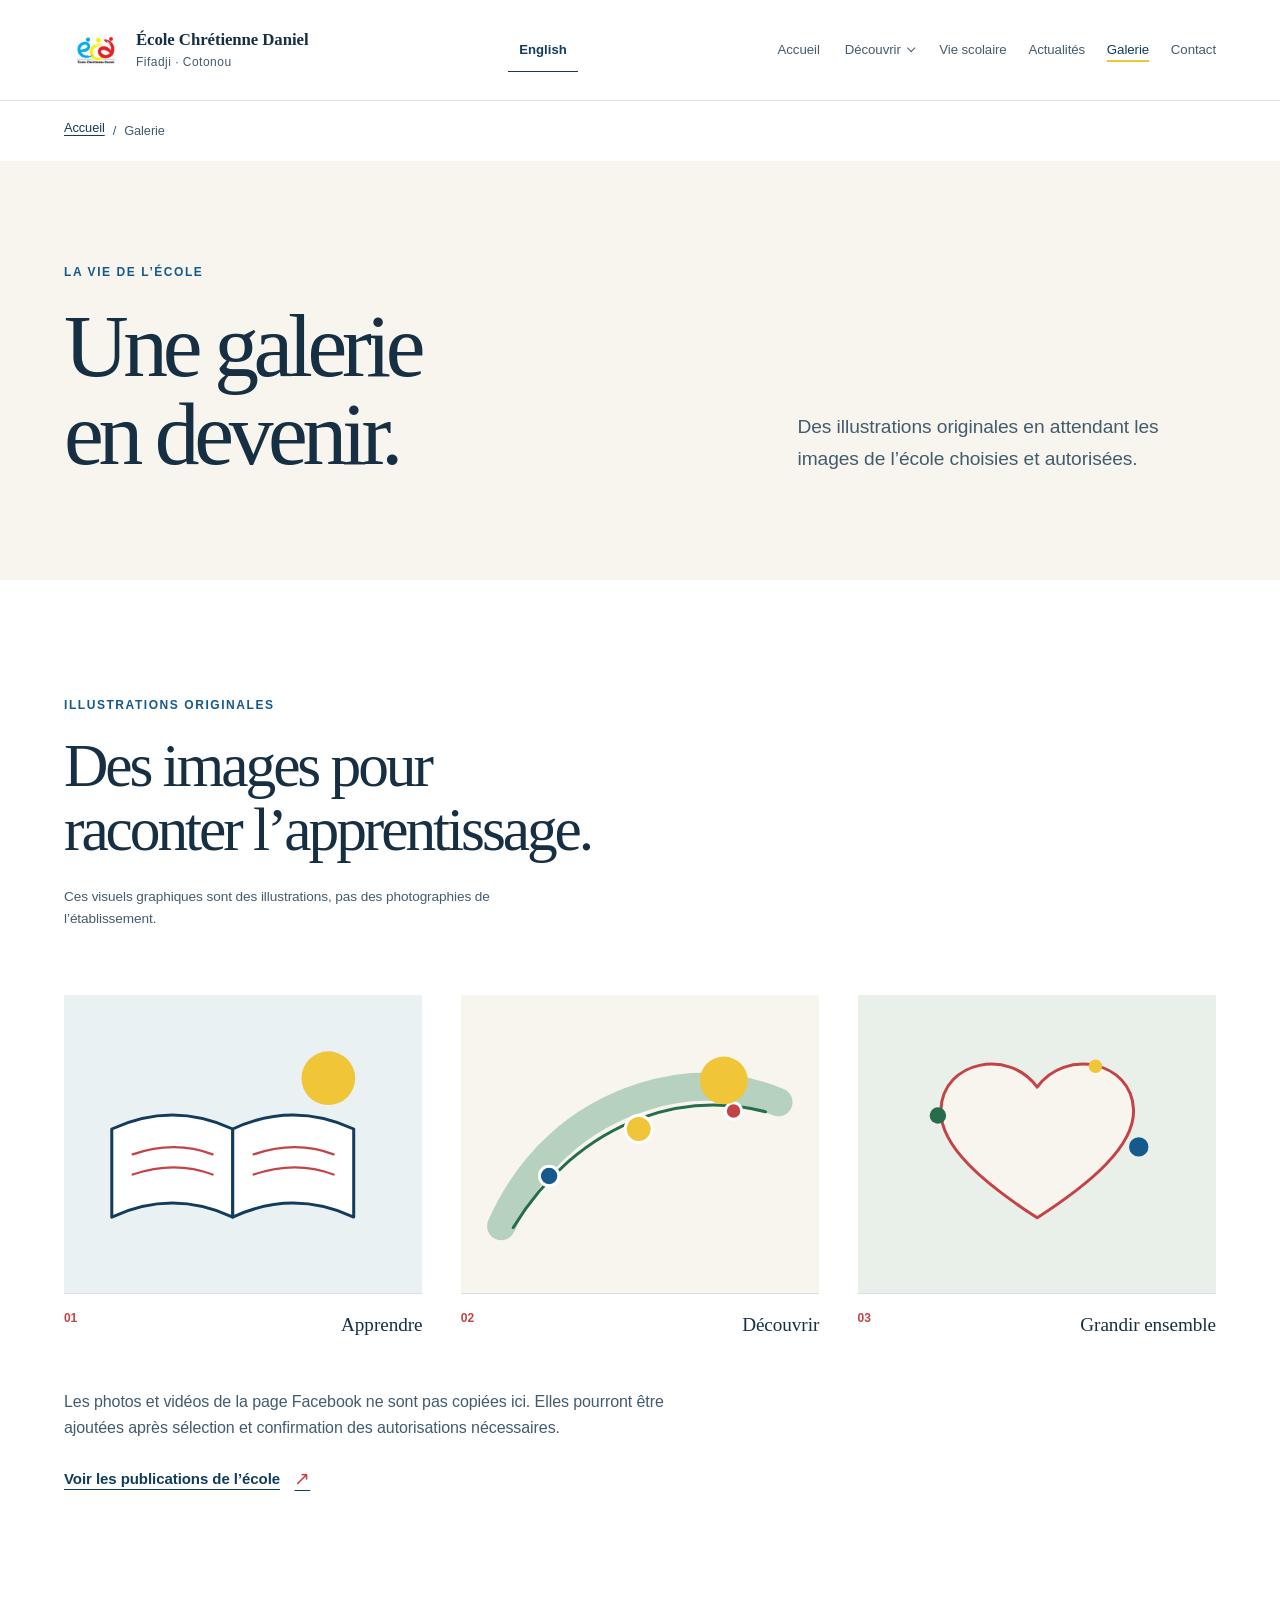
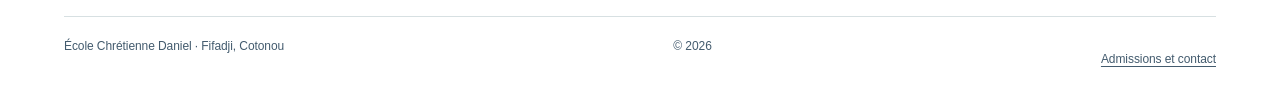
<file: galerie.html>
<!doctype html>
<html lang="fr">
  <head>
    <meta charset="utf-8"><meta name="viewport" content="width=device-width, initial-scale=1"><meta name="theme-color" content="#ffffff">
    <meta name="description" content="Galerie illustrée de l’École Chrétienne Daniel à Fifadji, Cotonou." data-fr-content="Galerie illustrée de l’École Chrétienne Daniel à Fifadji, Cotonou." data-en-content="An illustrated gallery for École Chrétienne Daniel in Fifadji, Cotonou.">
    <title data-fr="Galerie | École Chrétienne Daniel" data-en="Gallery | École Chrétienne Daniel">Galerie | École Chrétienne Daniel</title>
    <link rel="icon" href="assets/images.jpg" type="image/jpeg"><link rel="stylesheet" href="scrollcraft.css"><link rel="stylesheet" href="styles.css"><script>document.documentElement.classList.add("js");</script><script src="scrollcraft.js" defer></script><script src="site.js" defer></script>
  </head>
  <body>
    <a class="skip-link" href="#main-content" data-fr="Aller au contenu" data-en="Skip to content">Aller au contenu</a>
    <header class="site-header"><div class="header-inner">
      <a class="brand" href="index.html" aria-label="École Chrétienne Daniel"><img src="assets/images.jpg" width="184" height="142" alt=""><span class="brand-copy"><span class="brand-name">École Chrétienne Daniel</span><span class="brand-location">Fifadji · Cotonou</span></span></a>
      <div class="header-actions"><button class="language-toggle" type="button" data-language-toggle aria-label="Passer en anglais" data-fr-aria-label="Passer en anglais" data-en-aria-label="Switch to French"><span class="sr-only" data-fr="Langue" data-en="Language">Langue</span><span data-language-option>English</span></button><button class="menu-toggle" type="button" aria-controls="primary-navigation" aria-expanded="false" aria-label="Ouvrir le menu" data-fr-aria-label="Ouvrir le menu" data-en-aria-label="Open menu"><span class="sr-only" data-fr="Menu" data-en="Menu">Menu</span><span class="menu-lines" aria-hidden="true"><span></span><span></span></span></button></div>
      <nav class="primary-nav" id="primary-navigation" aria-label="Navigation principale" data-fr-aria-label="Navigation principale" data-en-aria-label="Main navigation">
        <a href="index.html" data-fr="Accueil" data-en="Home">Accueil</a><details class="nav-dropdown"><summary data-fr="Découvrir" data-en="Discover">Découvrir</summary><div class="nav-dropdown-menu"><a href="ecole.html" data-fr="Notre école" data-en="Our school">Notre école</a><a href="maternelle.html" data-fr="Maternelle" data-en="Preschool">Maternelle</a><a href="primaire.html" data-fr="Primaire" data-en="Primary">Primaire</a></div></details><a href="vie-scolaire.html" data-fr="Vie scolaire" data-en="School life">Vie scolaire</a><a href="actualites/index.html" data-fr="Actualités" data-en="News">Actualités</a><a href="galerie.html" aria-current="page" data-fr="Galerie" data-en="Gallery">Galerie</a><a href="contact.html" data-fr="Contact" data-en="Contact">Contact</a>
      </nav>
    </div></header>
    <main id="main-content">
      <nav class="breadcrumbs page-width" aria-label="Fil d’Ariane" data-fr-aria-label="Fil d’Ariane" data-en-aria-label="Breadcrumb"><a href="index.html" data-fr="Accueil" data-en="Home">Accueil</a><span aria-hidden="true">/</span><span aria-current="page" data-fr="Galerie" data-en="Gallery">Galerie</span></nav>
      <section class="page-hero chapter" data-sc-act="flow" aria-labelledby="page-title"><div class="page-width page-hero-layout">
        <div data-sc-in><p class="eyebrow" data-fr="La vie de l’école" data-en="School life">La vie de l’école</p><h1 class="page-title" id="page-title" data-fr="Une galerie en devenir." data-en="A gallery taking shape.">Une galerie en devenir.</h1></div>
        <p class="page-lede" data-sc-in data-fr="Des illustrations originales en attendant les images de l’école choisies et autorisées." data-en="Original illustrations while we wait for school images to be selected and approved.">Des illustrations originales en attendant les images de l’école choisies et autorisées.</p>
      </div></section>
      <section class="page-section gallery-page-section" aria-labelledby="gallery-title"><div class="page-width">
        <div class="section-heading"><p class="section-label" data-fr="Illustrations originales" data-en="Original illustrations">Illustrations originales</p><h2 id="gallery-title" data-fr="Des images pour raconter l’apprentissage." data-en="Images to celebrate learning.">Des images pour raconter l’apprentissage.</h2><p class="section-footnote" data-fr="Ces visuels graphiques sont des illustrations, pas des photographies de l’établissement." data-en="These graphic visuals are illustrations, not photographs of the school.">Ces visuels graphiques sont des illustrations, pas des photographies de l’établissement.</p></div>
        <div class="gallery-grid">
          <figure class="gallery-card gallery-card-book"><div class="gallery-visual"><svg viewBox="0 0 480 340" role="img" aria-labelledby="gallery-book-title"><title id="gallery-book-title" data-fr="Illustration originale de pages ouvertes" data-en="Original illustration of open pages">Illustration originale de pages ouvertes</title><path class="gallery-sun" d="M354 46a36 36 0 1 0 0 72 36 36 0 0 0 0-72Z"/><path class="gallery-book-left" d="M64 150c54-25 108-25 162 0v118c-54-25-108-25-162 0V150Z"/><path class="gallery-book-right" d="M226 150c54-25 108-25 162 0v118c-54-25-108-25-162 0V150Z"/><path class="gallery-rule" d="M92 184c38-13 73-13 107 0m-107 27c38-13 73-13 107 0m55-27c38-13 73-13 107 0m-107 27c38-13 73-13 107 0"/></svg></div><figcaption><span>01</span><strong data-fr="Apprendre" data-en="Learning">Apprendre</strong></figcaption></figure>
          <figure class="gallery-card gallery-card-path"><div class="gallery-visual"><svg viewBox="0 0 480 340" role="img" aria-labelledby="gallery-path-title"><title id="gallery-path-title" data-fr="Illustration originale d’un chemin de découverte" data-en="Original illustration of a path of discovery">Illustration originale d’un chemin de découverte</title><path class="path-ground" d="M54 280c38-86 104-146 190-173 68-22 124-16 181 7"/><path class="path-line" d="M70 282c42-69 101-121 172-147 61-22 116-21 166-8"/><circle class="path-point point-blue" cx="118" cy="213" r="13"/><circle class="path-point point-yellow" cx="238" cy="150" r="18"/><circle class="path-point point-red" cx="365" cy="126" r="11"/><path class="path-sun" d="M352 53a32 32 0 1 0 0 64 32 32 0 0 0 0-64Z"/></svg></div><figcaption><span>02</span><strong data-fr="Découvrir" data-en="Discovery">Découvrir</strong></figcaption></figure>
          <figure class="gallery-card gallery-card-heart"><div class="gallery-visual"><svg viewBox="0 0 480 340" role="img" aria-labelledby="gallery-heart-title"><title id="gallery-heart-title" data-fr="Illustration originale inspirée de la devise" data-en="Original illustration inspired by the motto">Illustration originale inspirée de la devise</title><path class="gallery-heart" d="M240 94c-37-52-126-36-129 30-2 49 58 99 129 145 71-46 131-96 129-145-3-66-92-82-129-30Z"/><circle class="heart-dot dot-green" cx="107" cy="132" r="11"/><circle class="heart-dot dot-blue" cx="376" cy="174" r="13"/><circle class="heart-dot dot-yellow" cx="318" cy="66" r="9"/></svg></div><figcaption><span>03</span><strong data-fr="Grandir ensemble" data-en="Growing together">Grandir ensemble</strong></figcaption></figure>
        </div>
        <p class="gallery-permission" data-fr="Les photos et vidéos de la page Facebook ne sont pas copiées ici. Elles pourront être ajoutées après sélection et confirmation des autorisations nécessaires." data-en="Photos and videos from the Facebook page are not copied here. They can be added after selection and confirmation of the necessary permissions.">Les photos et vidéos de la page Facebook ne sont pas copiées ici. Elles pourront être ajoutées après sélection et confirmation des autorisations nécessaires.</p>
        <a class="text-link" href="https://web.facebook.com/educationchretienne?locale=fr_FR" target="_blank" rel="noopener noreferrer"><span data-fr="Voir les publications de l’école" data-en="See the school’s posts">Voir les publications de l’école</span><span aria-hidden="true">↗</span></a>
      </div></section>
    </main>
    <footer class="site-footer page-width"><span>École Chrétienne Daniel · Fifadji, Cotonou</span><span>© <span id="current-year">2026</span></span><a href="contact.html" data-fr="Admissions et contact" data-en="Admissions and contact">Admissions et contact</a></footer><span class="sr-only" id="language-status" aria-live="polite"></span>
  </body>
</html>
</file>
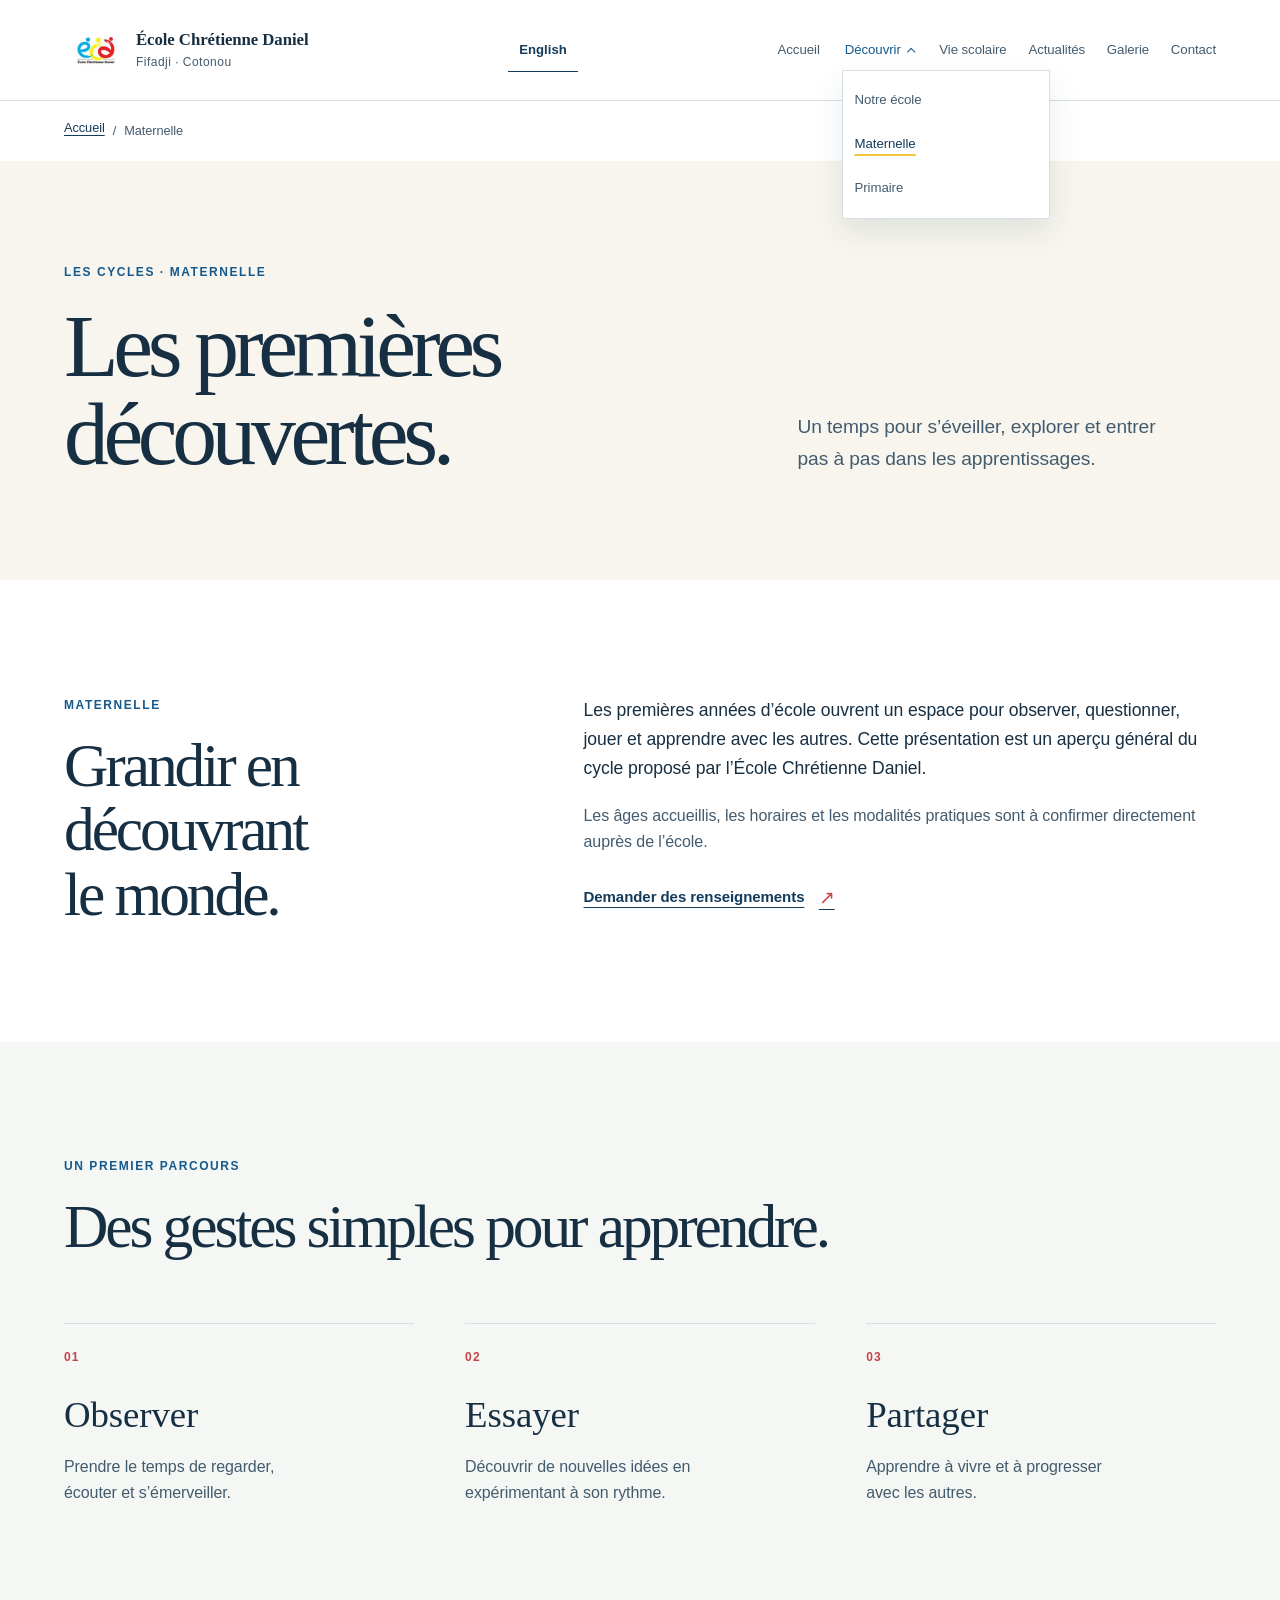
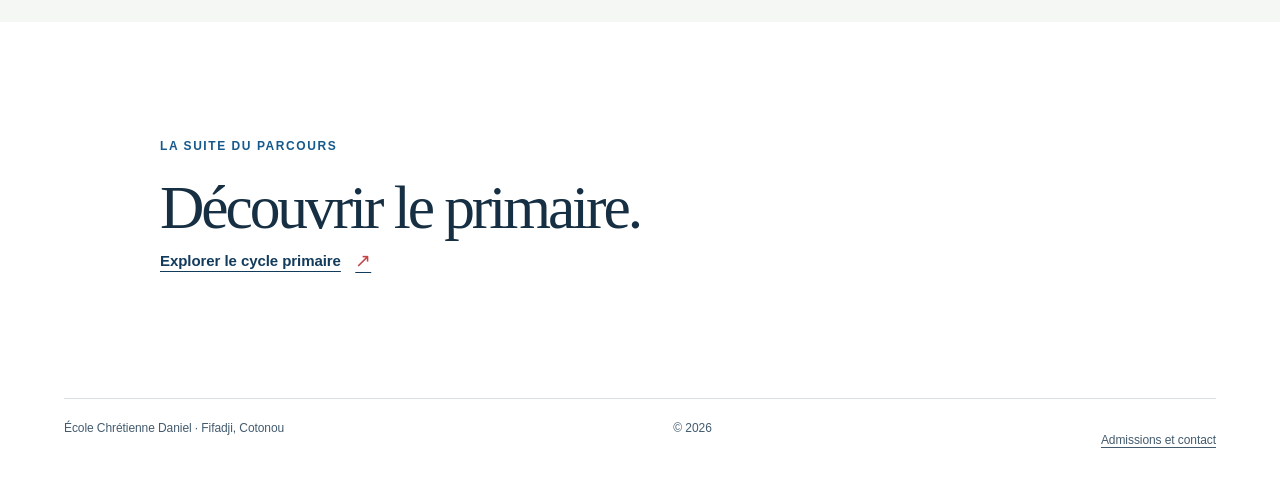
<file: maternelle.html>
<!doctype html>
<html lang="fr">
  <head>
    <meta charset="utf-8"><meta name="viewport" content="width=device-width, initial-scale=1"><meta name="theme-color" content="#ffffff">
    <meta name="description" content="Découvrez le cycle de la maternelle de l’École Chrétienne Daniel à Fifadji, Cotonou." data-fr-content="Découvrez le cycle de la maternelle de l’École Chrétienne Daniel à Fifadji, Cotonou." data-en-content="Discover preschool at École Chrétienne Daniel in Fifadji, Cotonou.">
    <title data-fr="Maternelle | École Chrétienne Daniel" data-en="Preschool | École Chrétienne Daniel">Maternelle | École Chrétienne Daniel</title>
    <link rel="icon" href="assets/images.jpg" type="image/jpeg"><link rel="stylesheet" href="scrollcraft.css"><link rel="stylesheet" href="styles.css"><script>document.documentElement.classList.add("js");</script><script src="scrollcraft.js" defer></script><script src="site.js" defer></script>
  </head>
  <body>
    <a class="skip-link" href="#main-content" data-fr="Aller au contenu" data-en="Skip to content">Aller au contenu</a>
    <header class="site-header"><div class="header-inner">
      <a class="brand" href="index.html" aria-label="École Chrétienne Daniel"><img src="assets/images.jpg" width="184" height="142" alt=""><span class="brand-copy"><span class="brand-name">École Chrétienne Daniel</span><span class="brand-location">Fifadji · Cotonou</span></span></a>
      <div class="header-actions"><button class="language-toggle" type="button" data-language-toggle aria-label="Passer en anglais" data-fr-aria-label="Passer en anglais" data-en-aria-label="Switch to French"><span class="sr-only" data-fr="Langue" data-en="Language">Langue</span><span data-language-option>English</span></button><button class="menu-toggle" type="button" aria-controls="primary-navigation" aria-expanded="false" aria-label="Ouvrir le menu" data-fr-aria-label="Ouvrir le menu" data-en-aria-label="Open menu"><span class="sr-only" data-fr="Menu" data-en="Menu">Menu</span><span class="menu-lines" aria-hidden="true"><span></span><span></span></span></button></div>
      <nav class="primary-nav" id="primary-navigation" aria-label="Navigation principale" data-fr-aria-label="Navigation principale" data-en-aria-label="Main navigation">
        <a href="index.html" data-fr="Accueil" data-en="Home">Accueil</a><details class="nav-dropdown" open><summary data-fr="Découvrir" data-en="Discover">Découvrir</summary><div class="nav-dropdown-menu"><a href="ecole.html" data-fr="Notre école" data-en="Our school">Notre école</a><a href="maternelle.html" aria-current="page" data-fr="Maternelle" data-en="Preschool">Maternelle</a><a href="primaire.html" data-fr="Primaire" data-en="Primary">Primaire</a></div></details><a href="vie-scolaire.html" data-fr="Vie scolaire" data-en="School life">Vie scolaire</a><a href="actualites/index.html" data-fr="Actualités" data-en="News">Actualités</a><a href="galerie.html" data-fr="Galerie" data-en="Gallery">Galerie</a><a href="contact.html" data-fr="Contact" data-en="Contact">Contact</a>
      </nav>
    </div></header>
    <main id="main-content">
      <nav class="breadcrumbs page-width" aria-label="Fil d’Ariane" data-fr-aria-label="Fil d’Ariane" data-en-aria-label="Breadcrumb"><a href="index.html" data-fr="Accueil" data-en="Home">Accueil</a><span aria-hidden="true">/</span><span aria-current="page" data-fr="Maternelle" data-en="Preschool">Maternelle</span></nav>
      <section class="page-hero chapter" data-sc-act="flow" aria-labelledby="page-title"><div class="page-width page-hero-layout">
        <div data-sc-in><p class="eyebrow" data-fr="Les cycles · Maternelle" data-en="School cycles · Preschool">Les cycles · Maternelle</p><h1 class="page-title" id="page-title" data-fr="Les premières découvertes." data-en="First discoveries.">Les premières découvertes.</h1></div>
        <p class="page-lede" data-sc-in data-fr="Un temps pour s’éveiller, explorer et entrer pas à pas dans les apprentissages." data-en="Time to become curious, explore and take first steps into learning.">Un temps pour s’éveiller, explorer et entrer pas à pas dans les apprentissages.</p>
      </div></section>
      <section class="page-section" aria-labelledby="preschool-discover-title"><div class="page-width content-columns">
        <div><p class="section-label" data-fr="Maternelle" data-en="Preschool">Maternelle</p><h2 id="preschool-discover-title" data-fr="Grandir en découvrant le monde." data-en="Growing through discovery.">Grandir en découvrant le monde.</h2></div>
        <div class="content-stack"><p data-fr="Les premières années d’école ouvrent un espace pour observer, questionner, jouer et apprendre avec les autres. Cette présentation est un aperçu général du cycle proposé par l’École Chrétienne Daniel." data-en="The first school years create room to observe, ask questions, play and learn with others. This is a general introduction to the cycle offered at École Chrétienne Daniel.">Les premières années d’école ouvrent un espace pour observer, questionner, jouer et apprendre avec les autres. Cette présentation est un aperçu général du cycle proposé par l’École Chrétienne Daniel.</p><p data-fr="Les âges accueillis, les horaires et les modalités pratiques sont à confirmer directement auprès de l’école." data-en="Age groups, school hours and practical arrangements should be confirmed directly with the school.">Les âges accueillis, les horaires et les modalités pratiques sont à confirmer directement auprès de l’école.</p><a class="text-link" href="contact.html"><span data-fr="Demander des renseignements" data-en="Ask for information">Demander des renseignements</span><span aria-hidden="true">↗</span></a></div>
      </div></section>
      <section class="page-section page-soft" aria-labelledby="preschool-steps-title"><div class="page-width">
        <div class="section-heading"><p class="section-label" data-fr="Un premier parcours" data-en="A first learning journey">Un premier parcours</p><h2 id="preschool-steps-title" data-fr="Des gestes simples pour apprendre." data-en="Simple ways to learn.">Des gestes simples pour apprendre.</h2></div>
        <div class="three-points"><article><span>01</span><h3 data-fr="Observer" data-en="Observe">Observer</h3><p data-fr="Prendre le temps de regarder, écouter et s’émerveiller." data-en="Take time to look, listen and wonder.">Prendre le temps de regarder, écouter et s’émerveiller.</p></article><article><span>02</span><h3 data-fr="Essayer" data-en="Try">Essayer</h3><p data-fr="Découvrir de nouvelles idées en expérimentant à son rythme." data-en="Explore new ideas by trying things at one’s own pace.">Découvrir de nouvelles idées en expérimentant à son rythme.</p></article><article><span>03</span><h3 data-fr="Partager" data-en="Share">Partager</h3><p data-fr="Apprendre à vivre et à progresser avec les autres." data-en="Learn to live and grow alongside others.">Apprendre à vivre et à progresser avec les autres.</p></article></div>
      </div></section>
      <section class="page-section" aria-labelledby="primary-next-title"><div class="page-width next-step"><p class="section-label" data-fr="La suite du parcours" data-en="Continue the journey">La suite du parcours</p><h2 id="primary-next-title" data-fr="Découvrir le primaire." data-en="Discover primary.">Découvrir le primaire.</h2><a class="text-link" href="primaire.html"><span data-fr="Explorer le cycle primaire" data-en="Explore primary">Explorer le cycle primaire</span><span aria-hidden="true">↗</span></a></div></section>
    </main>
    <footer class="site-footer page-width"><span>École Chrétienne Daniel · Fifadji, Cotonou</span><span>© <span id="current-year">2026</span></span><a href="contact.html" data-fr="Admissions et contact" data-en="Admissions and contact">Admissions et contact</a></footer><span class="sr-only" id="language-status" aria-live="polite"></span>
  </body>
</html>
</file>
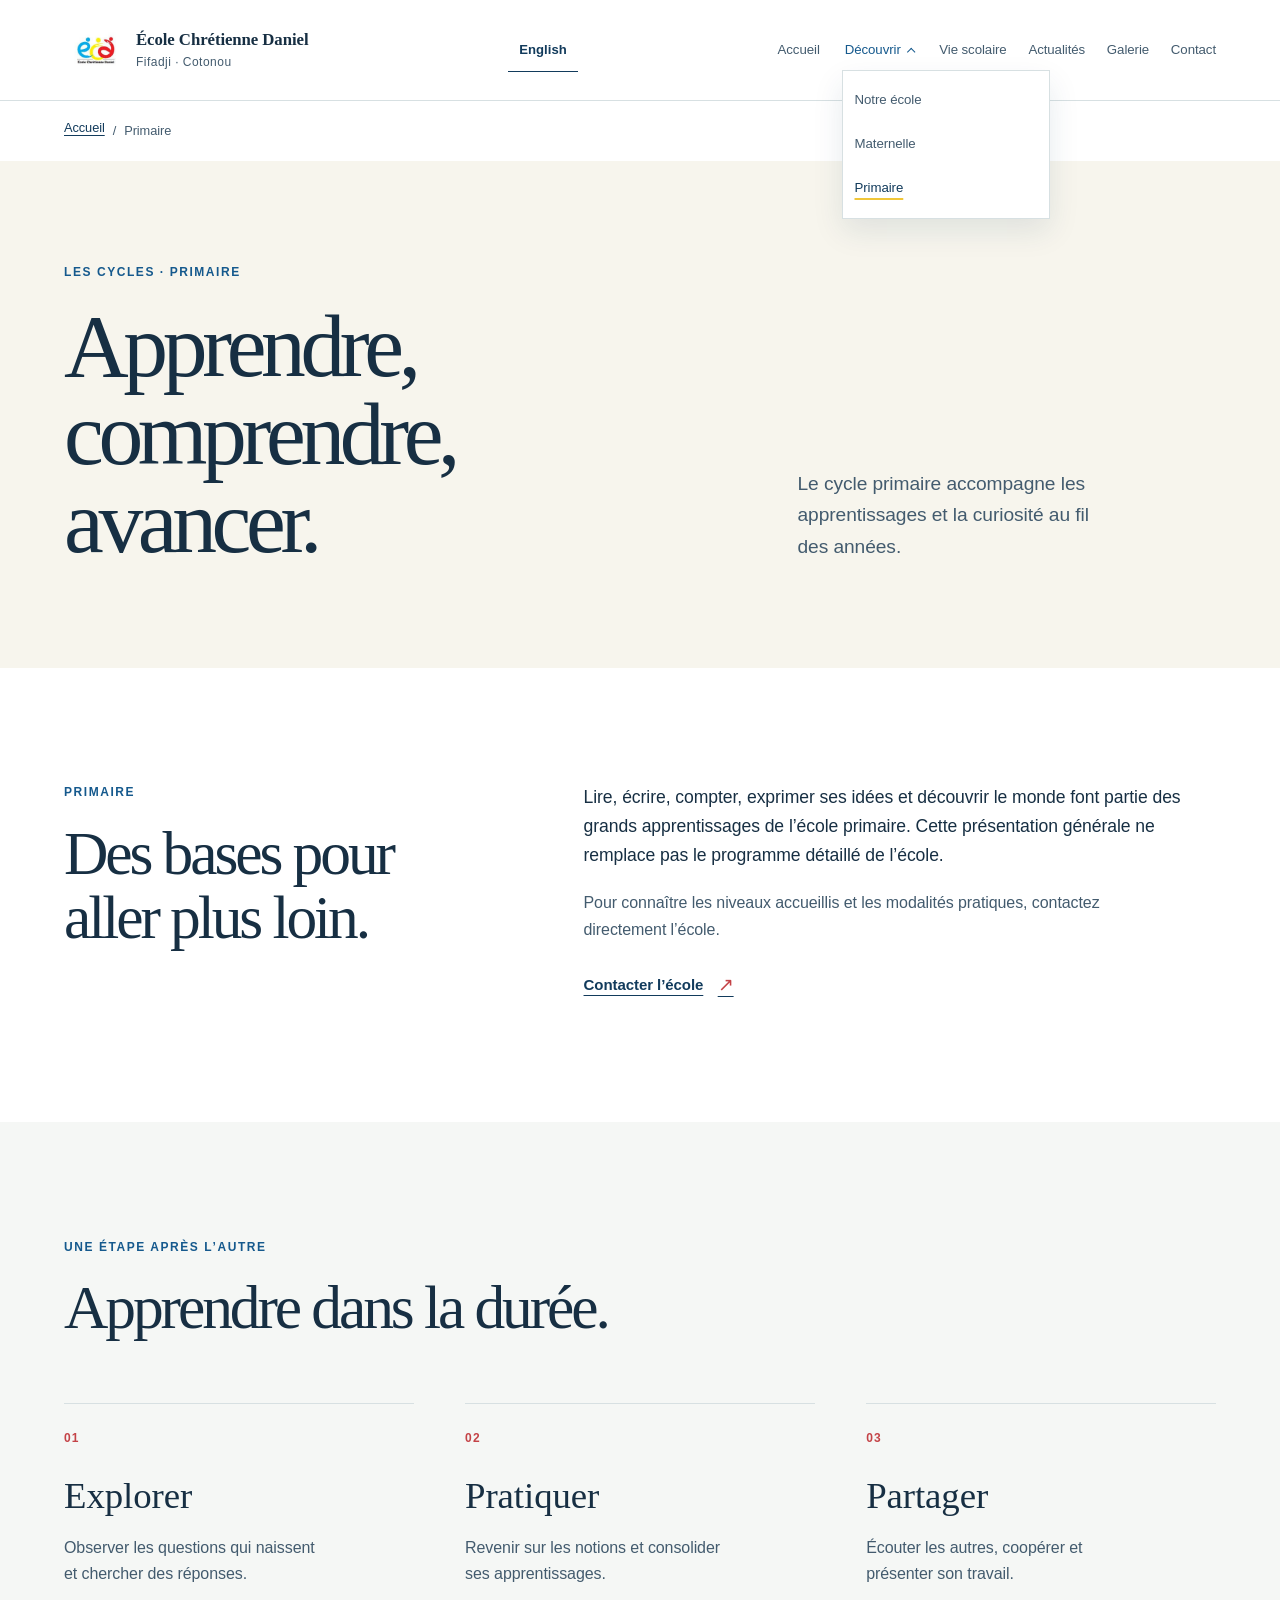
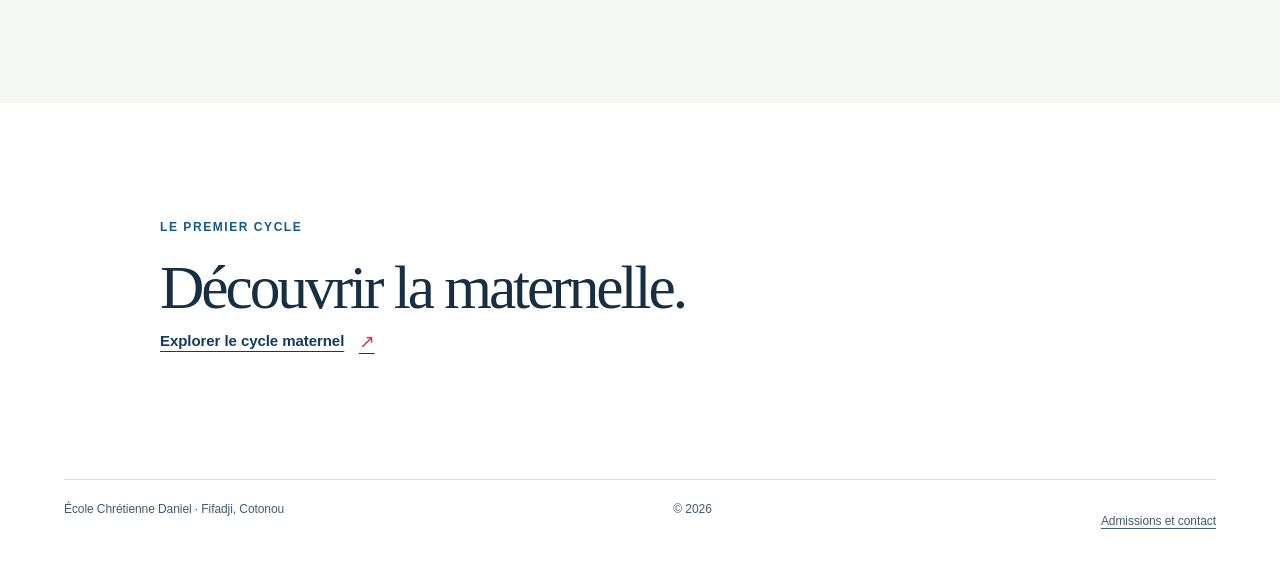
<file: primaire.html>
<!doctype html>
<html lang="fr">
  <head>
    <meta charset="utf-8"><meta name="viewport" content="width=device-width, initial-scale=1"><meta name="theme-color" content="#ffffff">
    <meta name="description" content="Découvrez le cycle primaire de l’École Chrétienne Daniel à Fifadji, Cotonou." data-fr-content="Découvrez le cycle primaire de l’École Chrétienne Daniel à Fifadji, Cotonou." data-en-content="Discover primary at École Chrétienne Daniel in Fifadji, Cotonou.">
    <title data-fr="Primaire | École Chrétienne Daniel" data-en="Primary | École Chrétienne Daniel">Primaire | École Chrétienne Daniel</title>
    <link rel="icon" href="assets/images.jpg" type="image/jpeg"><link rel="stylesheet" href="scrollcraft.css"><link rel="stylesheet" href="styles.css"><script>document.documentElement.classList.add("js");</script><script src="scrollcraft.js" defer></script><script src="site.js" defer></script>
  </head>
  <body>
    <a class="skip-link" href="#main-content" data-fr="Aller au contenu" data-en="Skip to content">Aller au contenu</a>
    <header class="site-header"><div class="header-inner">
      <a class="brand" href="index.html" aria-label="École Chrétienne Daniel"><img src="assets/images.jpg" width="184" height="142" alt=""><span class="brand-copy"><span class="brand-name">École Chrétienne Daniel</span><span class="brand-location">Fifadji · Cotonou</span></span></a>
      <div class="header-actions"><button class="language-toggle" type="button" data-language-toggle aria-label="Passer en anglais" data-fr-aria-label="Passer en anglais" data-en-aria-label="Switch to French"><span class="sr-only" data-fr="Langue" data-en="Language">Langue</span><span data-language-option>English</span></button><button class="menu-toggle" type="button" aria-controls="primary-navigation" aria-expanded="false" aria-label="Ouvrir le menu" data-fr-aria-label="Ouvrir le menu" data-en-aria-label="Open menu"><span class="sr-only" data-fr="Menu" data-en="Menu">Menu</span><span class="menu-lines" aria-hidden="true"><span></span><span></span></span></button></div>
      <nav class="primary-nav" id="primary-navigation" aria-label="Navigation principale" data-fr-aria-label="Navigation principale" data-en-aria-label="Main navigation">
        <a href="index.html" data-fr="Accueil" data-en="Home">Accueil</a><details class="nav-dropdown" open><summary data-fr="Découvrir" data-en="Discover">Découvrir</summary><div class="nav-dropdown-menu"><a href="ecole.html" data-fr="Notre école" data-en="Our school">Notre école</a><a href="maternelle.html" data-fr="Maternelle" data-en="Preschool">Maternelle</a><a href="primaire.html" aria-current="page" data-fr="Primaire" data-en="Primary">Primaire</a></div></details><a href="vie-scolaire.html" data-fr="Vie scolaire" data-en="School life">Vie scolaire</a><a href="actualites/index.html" data-fr="Actualités" data-en="News">Actualités</a><a href="galerie.html" data-fr="Galerie" data-en="Gallery">Galerie</a><a href="contact.html" data-fr="Contact" data-en="Contact">Contact</a>
      </nav>
    </div></header>
    <main id="main-content">
      <nav class="breadcrumbs page-width" aria-label="Fil d’Ariane" data-fr-aria-label="Fil d’Ariane" data-en-aria-label="Breadcrumb"><a href="index.html" data-fr="Accueil" data-en="Home">Accueil</a><span aria-hidden="true">/</span><span aria-current="page" data-fr="Primaire" data-en="Primary">Primaire</span></nav>
      <section class="page-hero chapter" data-sc-act="flow" aria-labelledby="page-title"><div class="page-width page-hero-layout">
        <div data-sc-in><p class="eyebrow" data-fr="Les cycles · Primaire" data-en="School cycles · Primary">Les cycles · Primaire</p><h1 class="page-title" id="page-title" data-fr="Apprendre, comprendre, avancer." data-en="Learn, understand, move forward.">Apprendre, comprendre, avancer.</h1></div>
        <p class="page-lede" data-sc-in data-fr="Le cycle primaire accompagne les apprentissages et la curiosité au fil des années." data-en="The primary cycle supports learning and curiosity year after year.">Le cycle primaire accompagne les apprentissages et la curiosité au fil des années.</p>
      </div></section>
      <section class="page-section" aria-labelledby="primary-foundations-title"><div class="page-width content-columns">
        <div><p class="section-label" data-fr="Primaire" data-en="Primary">Primaire</p><h2 id="primary-foundations-title" data-fr="Des bases pour aller plus loin." data-en="Foundations for what comes next.">Des bases pour aller plus loin.</h2></div>
        <div class="content-stack"><p data-fr="Lire, écrire, compter, exprimer ses idées et découvrir le monde font partie des grands apprentissages de l’école primaire. Cette présentation générale ne remplace pas le programme détaillé de l’école." data-en="Reading, writing, numeracy, expressing ideas and discovering the world are broad areas of primary learning. This general introduction is not a substitute for the school’s detailed curriculum.">Lire, écrire, compter, exprimer ses idées et découvrir le monde font partie des grands apprentissages de l’école primaire. Cette présentation générale ne remplace pas le programme détaillé de l’école.</p><p data-fr="Pour connaître les niveaux accueillis et les modalités pratiques, contactez directement l’école." data-en="Contact the school directly for information about grades and practical arrangements.">Pour connaître les niveaux accueillis et les modalités pratiques, contactez directement l’école.</p><a class="text-link" href="contact.html"><span data-fr="Contacter l’école" data-en="Contact the school">Contacter l’école</span><span aria-hidden="true">↗</span></a></div>
      </div></section>
      <section class="page-section page-soft" aria-labelledby="primary-steps-title"><div class="page-width">
        <div class="section-heading"><p class="section-label" data-fr="Une étape après l’autre" data-en="One step at a time">Une étape après l’autre</p><h2 id="primary-steps-title" data-fr="Apprendre dans la durée." data-en="Learning over time.">Apprendre dans la durée.</h2></div>
        <div class="three-points"><article><span>01</span><h3 data-fr="Explorer" data-en="Explore">Explorer</h3><p data-fr="Observer les questions qui naissent et chercher des réponses." data-en="Notice new questions and look for answers.">Observer les questions qui naissent et chercher des réponses.</p></article><article><span>02</span><h3 data-fr="Pratiquer" data-en="Practice">Pratiquer</h3><p data-fr="Revenir sur les notions et consolider ses apprentissages." data-en="Return to ideas and strengthen learning.">Revenir sur les notions et consolider ses apprentissages.</p></article><article><span>03</span><h3 data-fr="Partager" data-en="Share">Partager</h3><p data-fr="Écouter les autres, coopérer et présenter son travail." data-en="Listen, work together and share completed work.">Écouter les autres, coopérer et présenter son travail.</p></article></div>
      </div></section>
      <section class="page-section" aria-labelledby="preschool-next-title"><div class="page-width next-step"><p class="section-label" data-fr="Le premier cycle" data-en="The first cycle">Le premier cycle</p><h2 id="preschool-next-title" data-fr="Découvrir la maternelle." data-en="Discover preschool.">Découvrir la maternelle.</h2><a class="text-link" href="maternelle.html"><span data-fr="Explorer le cycle maternel" data-en="Explore preschool">Explorer le cycle maternel</span><span aria-hidden="true">↗</span></a></div></section>
    </main>
    <footer class="site-footer page-width"><span>École Chrétienne Daniel · Fifadji, Cotonou</span><span>© <span id="current-year">2026</span></span><a href="contact.html" data-fr="Admissions et contact" data-en="Admissions and contact">Admissions et contact</a></footer><span class="sr-only" id="language-status" aria-live="polite"></span>
  </body>
</html>
</file>
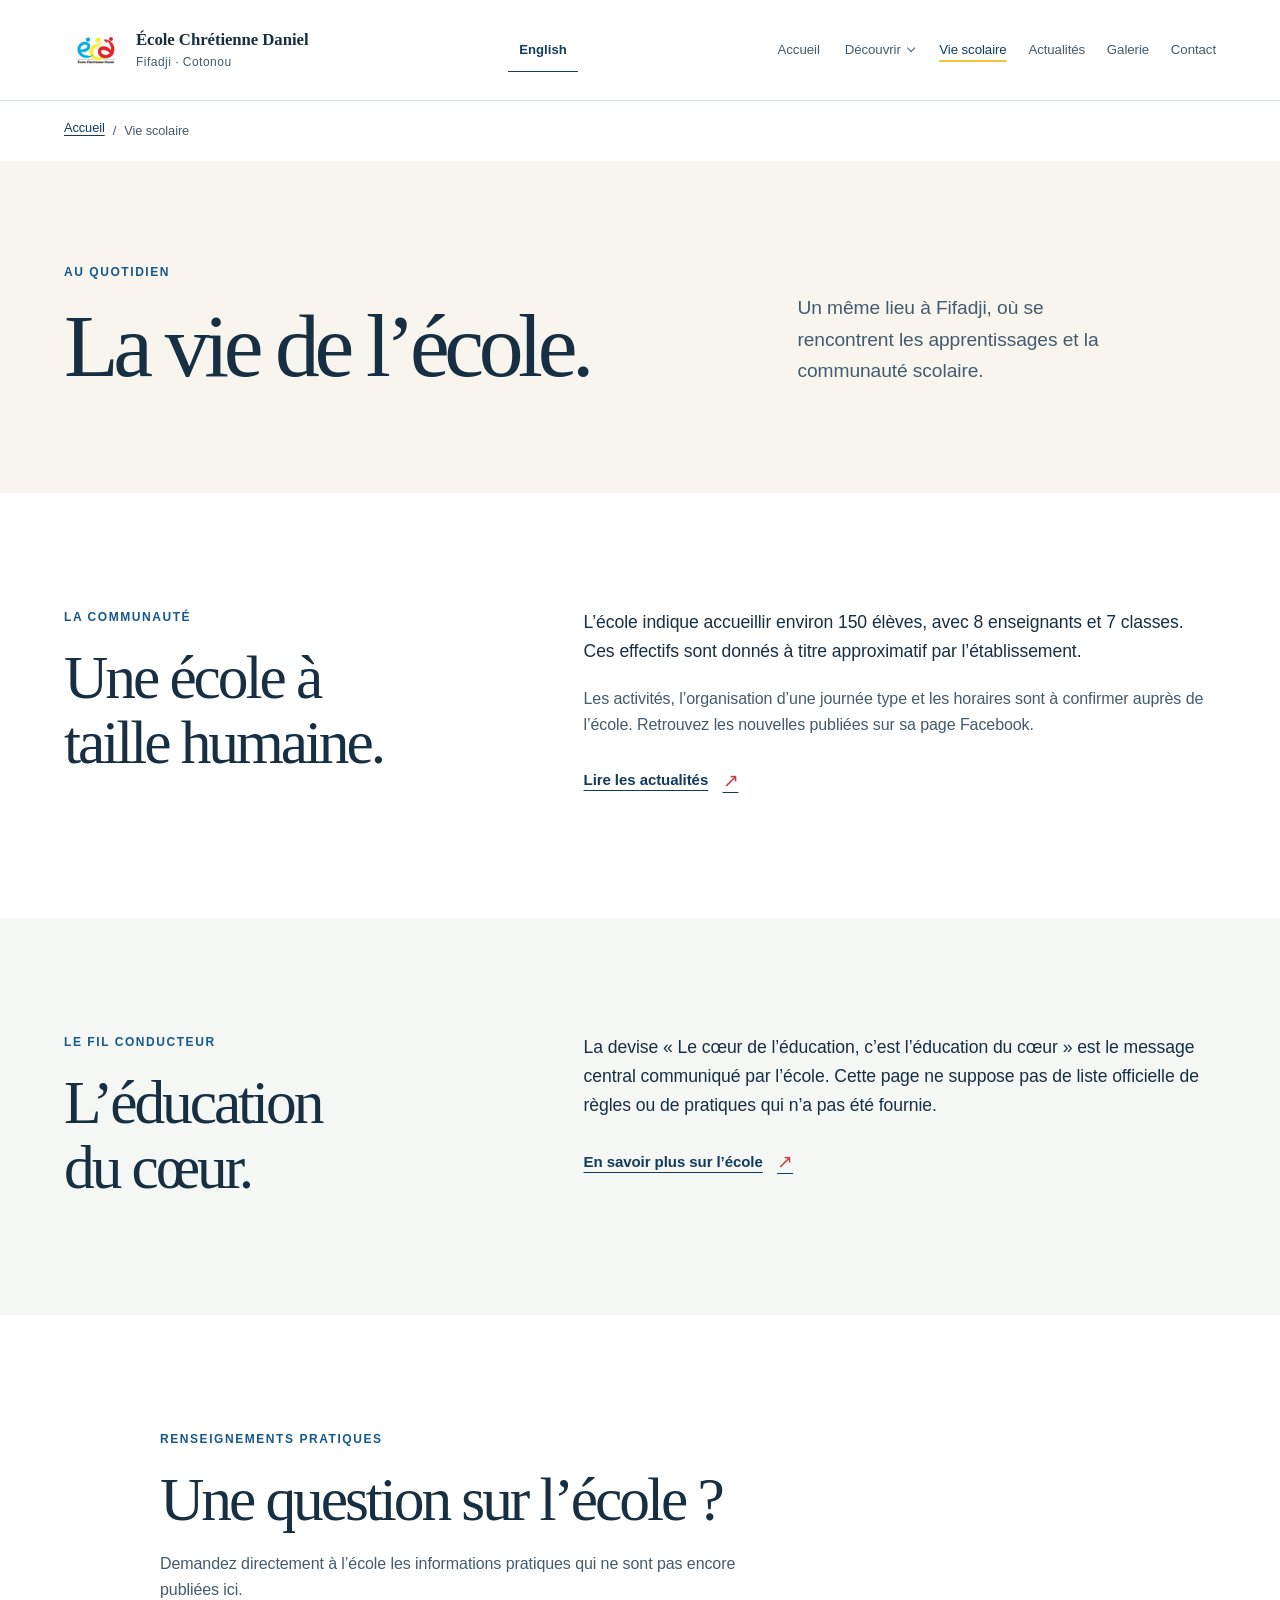
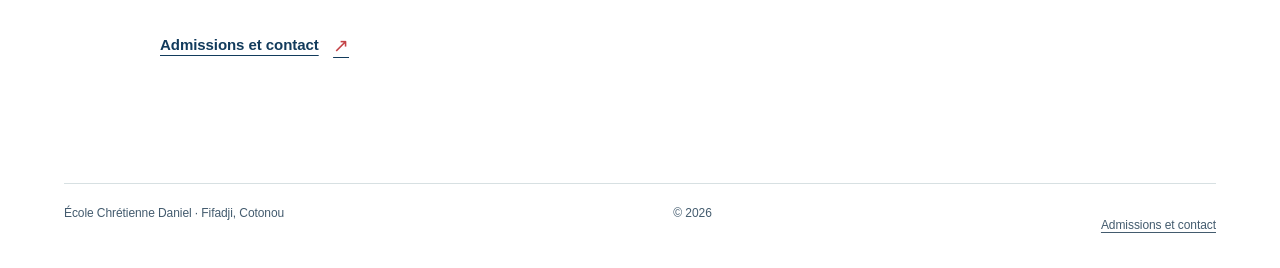
<file: vie-scolaire.html>
<!doctype html>
<html lang="fr">
  <head>
    <meta charset="utf-8"><meta name="viewport" content="width=device-width, initial-scale=1"><meta name="theme-color" content="#ffffff">
    <meta name="description" content="Des repères sur la vie scolaire à l’École Chrétienne Daniel, à Fifadji, Cotonou." data-fr-content="Des repères sur la vie scolaire à l’École Chrétienne Daniel, à Fifadji, Cotonou." data-en-content="An introduction to school life at École Chrétienne Daniel in Fifadji, Cotonou.">
    <title data-fr="Vie scolaire | École Chrétienne Daniel" data-en="School life | École Chrétienne Daniel">Vie scolaire | École Chrétienne Daniel</title>
    <link rel="icon" href="assets/images.jpg" type="image/jpeg"><link rel="stylesheet" href="scrollcraft.css"><link rel="stylesheet" href="styles.css"><script>document.documentElement.classList.add("js");</script><script src="scrollcraft.js" defer></script><script src="site.js" defer></script>
  </head>
  <body>
    <a class="skip-link" href="#main-content" data-fr="Aller au contenu" data-en="Skip to content">Aller au contenu</a>
    <header class="site-header"><div class="header-inner">
      <a class="brand" href="index.html" aria-label="École Chrétienne Daniel"><img src="assets/images.jpg" width="184" height="142" alt=""><span class="brand-copy"><span class="brand-name">École Chrétienne Daniel</span><span class="brand-location">Fifadji · Cotonou</span></span></a>
      <div class="header-actions"><button class="language-toggle" type="button" data-language-toggle aria-label="Passer en anglais" data-fr-aria-label="Passer en anglais" data-en-aria-label="Switch to French"><span class="sr-only" data-fr="Langue" data-en="Language">Langue</span><span data-language-option>English</span></button><button class="menu-toggle" type="button" aria-controls="primary-navigation" aria-expanded="false" aria-label="Ouvrir le menu" data-fr-aria-label="Ouvrir le menu" data-en-aria-label="Open menu"><span class="sr-only" data-fr="Menu" data-en="Menu">Menu</span><span class="menu-lines" aria-hidden="true"><span></span><span></span></span></button></div>
      <nav class="primary-nav" id="primary-navigation" aria-label="Navigation principale" data-fr-aria-label="Navigation principale" data-en-aria-label="Main navigation">
        <a href="index.html" data-fr="Accueil" data-en="Home">Accueil</a><details class="nav-dropdown"><summary data-fr="Découvrir" data-en="Discover">Découvrir</summary><div class="nav-dropdown-menu"><a href="ecole.html" data-fr="Notre école" data-en="Our school">Notre école</a><a href="maternelle.html" data-fr="Maternelle" data-en="Preschool">Maternelle</a><a href="primaire.html" data-fr="Primaire" data-en="Primary">Primaire</a></div></details><a href="vie-scolaire.html" aria-current="page" data-fr="Vie scolaire" data-en="School life">Vie scolaire</a><a href="actualites/index.html" data-fr="Actualités" data-en="News">Actualités</a><a href="galerie.html" data-fr="Galerie" data-en="Gallery">Galerie</a><a href="contact.html" data-fr="Contact" data-en="Contact">Contact</a>
      </nav>
    </div></header>
    <main id="main-content">
      <nav class="breadcrumbs page-width" aria-label="Fil d’Ariane" data-fr-aria-label="Fil d’Ariane" data-en-aria-label="Breadcrumb"><a href="index.html" data-fr="Accueil" data-en="Home">Accueil</a><span aria-hidden="true">/</span><span aria-current="page" data-fr="Vie scolaire" data-en="School life">Vie scolaire</span></nav>
      <section class="page-hero chapter" data-sc-act="flow" aria-labelledby="page-title"><div class="page-width page-hero-layout">
        <div data-sc-in><p class="eyebrow" data-fr="Au quotidien" data-en="Everyday">Au quotidien</p><h1 class="page-title" id="page-title" data-fr="La vie de l’école." data-en="Life at school.">La vie de l’école.</h1></div>
        <p class="page-lede" data-sc-in data-fr="Un même lieu à Fifadji, où se rencontrent les apprentissages et la communauté scolaire." data-en="One campus in Fifadji, where learning and school community meet.">Un même lieu à Fifadji, où se rencontrent les apprentissages et la communauté scolaire.</p>
      </div></section>
      <section class="page-section" aria-labelledby="school-community-title"><div class="page-width content-columns">
        <div><p class="section-label" data-fr="La communauté" data-en="The community">La communauté</p><h2 id="school-community-title" data-fr="Une école à taille humaine." data-en="A close-knit school.">Une école à taille humaine.</h2></div>
        <div class="content-stack"><p data-fr="L’école indique accueillir environ 150 élèves, avec 8 enseignants et 7 classes. Ces effectifs sont donnés à titre approximatif par l’établissement." data-en="The school reports approximately 150 pupils, 8 teachers and 7 classes. These figures are approximate and were provided by the school.">L’école indique accueillir environ 150 élèves, avec 8 enseignants et 7 classes. Ces effectifs sont donnés à titre approximatif par l’établissement.</p><p data-fr="Les activités, l’organisation d’une journée type et les horaires sont à confirmer auprès de l’école. Retrouvez les nouvelles publiées sur sa page Facebook." data-en="Activities, daily routines and school hours should be confirmed with the school. Follow updates on its Facebook page.">Les activités, l’organisation d’une journée type et les horaires sont à confirmer auprès de l’école. Retrouvez les nouvelles publiées sur sa page Facebook.</p><a class="text-link" href="actualites/index.html"><span data-fr="Lire les actualités" data-en="Read the news">Lire les actualités</span><span aria-hidden="true">↗</span></a></div>
      </div></section>
      <section class="page-section page-soft" aria-labelledby="school-values-title"><div class="page-width content-columns">
        <div><p class="section-label" data-fr="Le fil conducteur" data-en="A guiding idea">Le fil conducteur</p><h2 id="school-values-title" data-fr="L’éducation du cœur." data-en="Education of the heart.">L’éducation du cœur.</h2></div>
        <div class="content-stack"><p data-fr="La devise « Le cœur de l’éducation, c’est l’éducation du cœur » est le message central communiqué par l’école. Cette page ne suppose pas de liste officielle de règles ou de pratiques qui n’a pas été fournie." data-en="“The heart of education is the education of the heart” is the school’s stated motto. This page does not infer a formal list of rules or practices that has not been provided.">La devise « Le cœur de l’éducation, c’est l’éducation du cœur » est le message central communiqué par l’école. Cette page ne suppose pas de liste officielle de règles ou de pratiques qui n’a pas été fournie.</p><a class="text-link" href="ecole.html"><span data-fr="En savoir plus sur l’école" data-en="Learn more about the school">En savoir plus sur l’école</span><span aria-hidden="true">↗</span></a></div>
      </div></section>
      <section class="page-section" aria-labelledby="school-questions-title"><div class="page-width next-step"><p class="section-label" data-fr="Renseignements pratiques" data-en="Practical information">Renseignements pratiques</p><h2 id="school-questions-title" data-fr="Une question sur l’école ?" data-en="Questions about the school?">Une question sur l’école ?</h2><p data-fr="Demandez directement à l’école les informations pratiques qui ne sont pas encore publiées ici." data-en="Ask the school directly about practical information that is not yet published here.">Demandez directement à l’école les informations pratiques qui ne sont pas encore publiées ici.</p><a class="text-link" href="contact.html"><span data-fr="Admissions et contact" data-en="Admissions and contact">Admissions et contact</span><span aria-hidden="true">↗</span></a></div></section>
    </main>
    <footer class="site-footer page-width"><span>École Chrétienne Daniel · Fifadji, Cotonou</span><span>© <span id="current-year">2026</span></span><a href="contact.html" data-fr="Admissions et contact" data-en="Admissions and contact">Admissions et contact</a></footer><span class="sr-only" id="language-status" aria-live="polite"></span>
  </body>
</html>
</file>
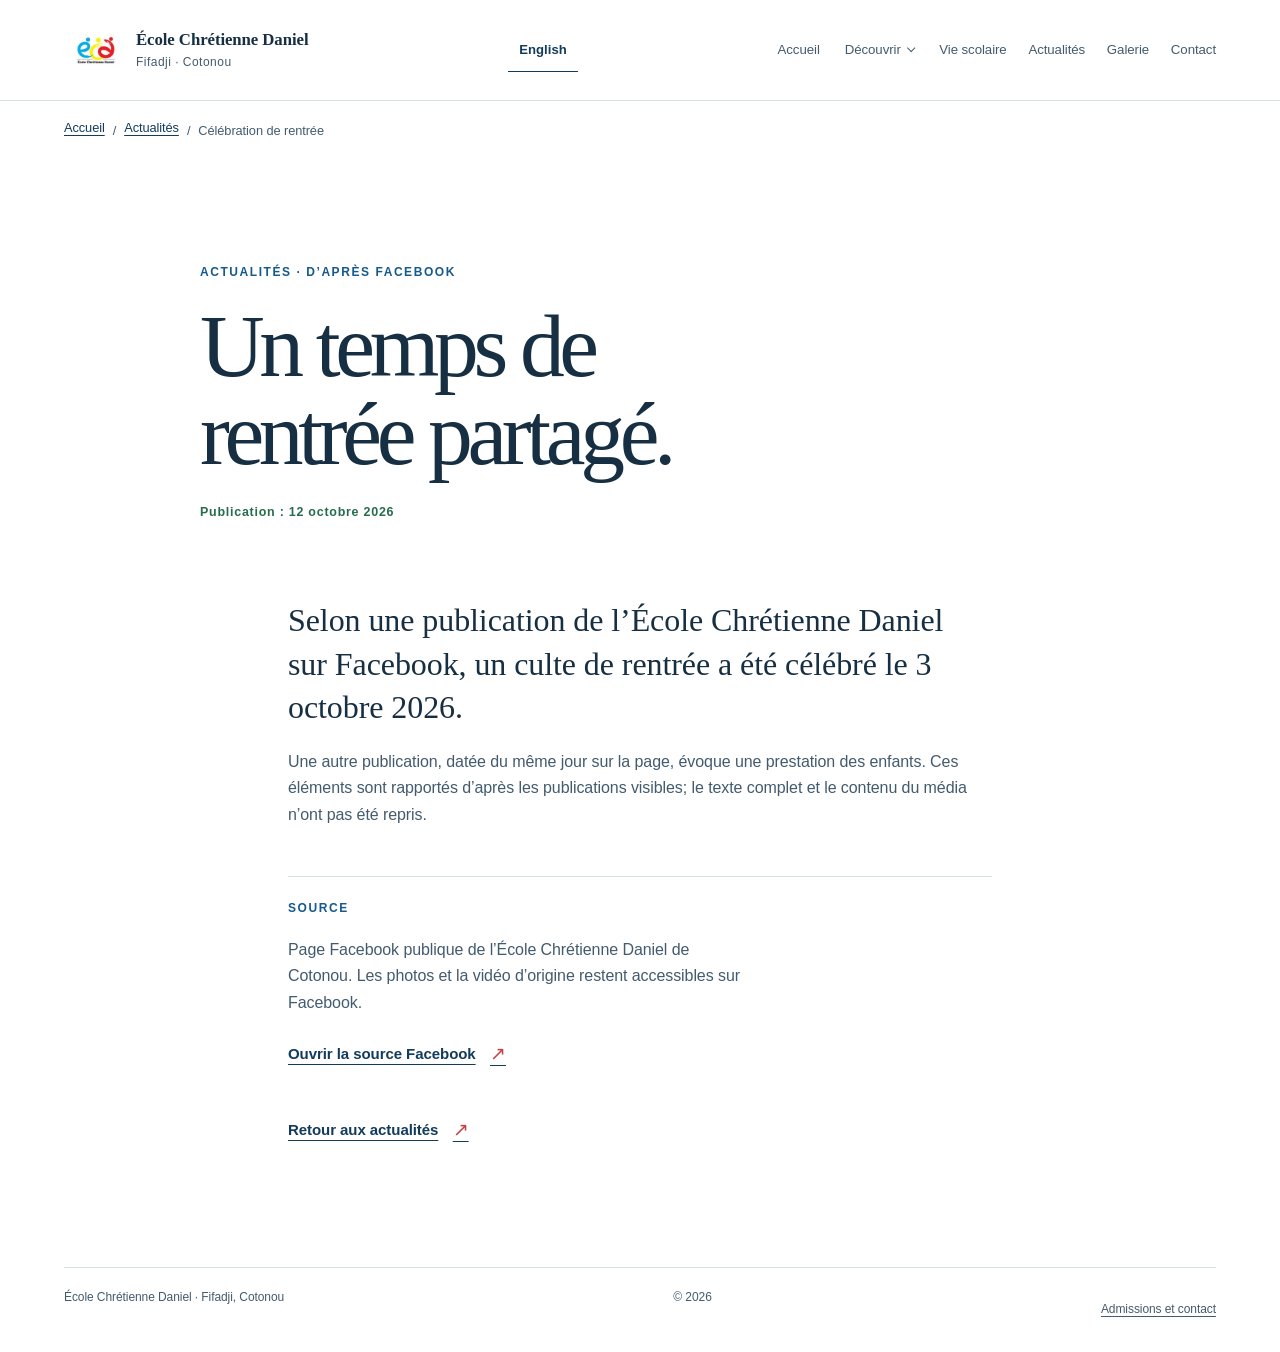
<file: actualites/culte-rentree-scolaire.html>
<!doctype html>
<html lang="fr">
  <head>
    <meta charset="utf-8"><meta name="viewport" content="width=device-width, initial-scale=1"><meta name="theme-color" content="#ffffff">
    <meta name="description" content="Résumé attribué à Facebook d’une célébration de rentrée de l’École Chrétienne Daniel en octobre 2026." data-fr-content="Résumé attribué à Facebook d’une célébration de rentrée de l’École Chrétienne Daniel en octobre 2026." data-en-content="Facebook-attributed summary of an École Chrétienne Daniel start-of-year gathering in October 2026.">
    <title data-fr="Célébration de rentrée | École Chrétienne Daniel" data-en="Start-of-year gathering | École Chrétienne Daniel">Célébration de rentrée | École Chrétienne Daniel</title>
    <link rel="icon" href="../assets/images.jpg" type="image/jpeg"><link rel="stylesheet" href="../scrollcraft.css"><link rel="stylesheet" href="../styles.css"><script>document.documentElement.classList.add("js");</script><script src="../scrollcraft.js" defer></script><script src="../site.js" defer></script>
  </head>
  <body>
    <a class="skip-link" href="#main-content" data-fr="Aller au contenu" data-en="Skip to content">Aller au contenu</a>
    <header class="site-header"><div class="header-inner">
      <a class="brand" href="../index.html" aria-label="École Chrétienne Daniel"><img src="../assets/images.jpg" width="184" height="142" alt=""><span class="brand-copy"><span class="brand-name">École Chrétienne Daniel</span><span class="brand-location">Fifadji · Cotonou</span></span></a>
      <div class="header-actions"><button class="language-toggle" type="button" data-language-toggle aria-label="Passer en anglais" data-fr-aria-label="Passer en anglais" data-en-aria-label="Switch to French"><span class="sr-only" data-fr="Langue" data-en="Language">Langue</span><span data-language-option>English</span></button><button class="menu-toggle" type="button" aria-controls="primary-navigation" aria-expanded="false" aria-label="Ouvrir le menu" data-fr-aria-label="Ouvrir le menu" data-en-aria-label="Open menu"><span class="sr-only" data-fr="Menu" data-en="Menu">Menu</span><span class="menu-lines" aria-hidden="true"><span></span><span></span></span></button></div>
      <nav class="primary-nav" id="primary-navigation" aria-label="Navigation principale" data-fr-aria-label="Navigation principale" data-en-aria-label="Main navigation">
        <a href="../index.html" data-fr="Accueil" data-en="Home">Accueil</a><details class="nav-dropdown"><summary data-fr="Découvrir" data-en="Discover">Découvrir</summary><div class="nav-dropdown-menu"><a href="../ecole.html" data-fr="Notre école" data-en="Our school">Notre école</a><a href="../maternelle.html" data-fr="Maternelle" data-en="Preschool">Maternelle</a><a href="../primaire.html" data-fr="Primaire" data-en="Primary">Primaire</a></div></details><a href="../vie-scolaire.html" data-fr="Vie scolaire" data-en="School life">Vie scolaire</a><a href="index.html" aria-current="location" data-fr="Actualités" data-en="News">Actualités</a><a href="../galerie.html" data-fr="Galerie" data-en="Gallery">Galerie</a><a href="../contact.html" data-fr="Contact" data-en="Contact">Contact</a>
      </nav>
    </div></header>
    <main id="main-content">
      <nav class="breadcrumbs page-width" aria-label="Fil d’Ariane" data-fr-aria-label="Fil d’Ariane" data-en-aria-label="Breadcrumb"><a href="../index.html" data-fr="Accueil" data-en="Home">Accueil</a><span aria-hidden="true">/</span><a href="index.html" data-fr="Actualités" data-en="News">Actualités</a><span aria-hidden="true">/</span><span aria-current="page" data-fr="Célébration de rentrée" data-en="Start-of-year gathering">Célébration de rentrée</span></nav>
      <article class="article-shell page-width">
        <header class="article-header"><p class="eyebrow" data-fr="Actualités · D’après Facebook" data-en="News · Based on Facebook">Actualités · D’après Facebook</p><h1 class="page-title" data-fr="Un temps de rentrée partagé." data-en="A shared start-of-year moment.">Un temps de rentrée partagé.</h1><p class="news-date"><time datetime="2026-10-12" data-fr="Publication : 12 octobre 2026" data-en="Posted: October 12, 2026">Publication : 12 octobre 2026</time></p></header>
        <div class="article-content">
          <p class="article-lede" data-fr="Selon une publication de l’École Chrétienne Daniel sur Facebook, un culte de rentrée a été célébré le 3 octobre 2026." data-en="According to a post by École Chrétienne Daniel on Facebook, a start-of-year service was held on October 3, 2026.">Selon une publication de l’École Chrétienne Daniel sur Facebook, un culte de rentrée a été célébré le 3 octobre 2026.</p>
          <p data-fr="Une autre publication, datée du même jour sur la page, évoque une prestation des enfants. Ces éléments sont rapportés d’après les publications visibles; le texte complet et le contenu du média n’ont pas été repris." data-en="A second post, dated the same day on the page, mentions a children’s performance. These details are reported from the posts visible on the page; the full text and media have not been reproduced.">Une autre publication, datée du même jour sur la page, évoque une prestation des enfants. Ces éléments sont rapportés d’après les publications visibles; le texte complet et le contenu du média n’ont pas été repris.</p>
          <aside class="article-source"><p class="section-label" data-fr="Source" data-en="Source">Source</p><p data-fr="Page Facebook publique de l’École Chrétienne Daniel de Cotonou. Les photos et la vidéo d’origine restent accessibles sur Facebook." data-en="Public Facebook page of École Chrétienne Daniel de Cotonou. Original photos and video remain on Facebook.">Page Facebook publique de l’École Chrétienne Daniel de Cotonou. Les photos et la vidéo d’origine restent accessibles sur Facebook.</p><a class="text-link" href="https://web.facebook.com/educationchretienne?locale=fr_FR" target="_blank" rel="noopener noreferrer"><span data-fr="Ouvrir la source Facebook" data-en="Open the Facebook source">Ouvrir la source Facebook</span><span aria-hidden="true">↗</span></a></aside>
          <a class="text-link article-back" href="index.html"><span data-fr="Retour aux actualités" data-en="Back to news">Retour aux actualités</span><span aria-hidden="true">↗</span></a>
        </div>
      </article>
    </main>
    <footer class="site-footer page-width"><span>École Chrétienne Daniel · Fifadji, Cotonou</span><span>© <span id="current-year">2026</span></span><a href="../contact.html" data-fr="Admissions et contact" data-en="Admissions and contact">Admissions et contact</a></footer><span class="sr-only" id="language-status" aria-live="polite"></span>
  </body>
</html>
</file>
<file: scrollcraft.css>
/* ============================================================================
   scrollcraft.css: the taste floor
   ----------------------------------------------------------------------------
   Two layers, and the split matters:

     TOKENS   what you override per brand. Colour roles, the type ramp, the
              spacing scale, elevation, motion. A brand is ~12 values.
     DEVICES  what the engine drives. Do not restyle these to taste; they are
              the mechanism. Style your own markup instead.

   Nothing here draws a "component". There are no card, badge, or pill classes,
   because a stylesheet that ships those is how every page built on it ends up
   with the same shapes. You get a floor and a vocabulary; the composition is
   yours.
   ========================================================================== */

/* ---------------------------------------------------------------- tokens -- */
:root {
  /* --- colour roles. Override these six and the page is rebranded. -------- */
  --sc-canvas:      #08090b;   /* the page ground. Drift interpolates this.   */
  --sc-surface:     #101217;   /* anything raised off the ground             */
  --sc-ink:         #f4f2ef;   /* primary text                               */
  --sc-ink-soft:    #9a9ba1;   /* secondary text. Tinted, never flat gray.   */
  --sc-accent:      #d8ff3e;   /* ONE accent. It owns a region, not confetti. */
  --sc-accent-ink:  #08090b;   /* text that sits on the accent               */

  --sc-hairline:    color-mix(in oklab, var(--sc-ink) 12%, transparent);
  --sc-hairline-strong: color-mix(in oklab, var(--sc-ink) 22%, transparent);

  /* --- type. Two families max. Display carries voice, text carries prose. - */
  --sc-font-display: "Instrument Sans", "Geist", system-ui, sans-serif;
  --sc-font-text:    "Geist", system-ui, sans-serif;
  --sc-font-mono:    "Geist Mono", ui-monospace, monospace;

  /* Fluid ramp. Tracking tightens as size grows because a face set at 6rem
     with 0 tracking reads loose; this is optical correction, not decoration. */
  --sc-t-xs:   clamp(0.75rem, 0.72rem + 0.15vw, 0.82rem);
  --sc-t-sm:   clamp(0.875rem, 0.84rem + 0.18vw, 0.95rem);
  --sc-t-base: clamp(1rem, 0.96rem + 0.22vw, 1.125rem);
  --sc-t-lg:   clamp(1.2rem, 1.1rem + 0.5vw, 1.5rem);
  --sc-t-xl:   clamp(1.6rem, 1.35rem + 1.2vw, 2.25rem);
  --sc-t-2xl:  clamp(2.1rem, 1.6rem + 2.4vw, 3.4rem);
  --sc-t-3xl:  clamp(2.8rem, 1.9rem + 4.2vw, 5rem);
  --sc-t-4xl:  clamp(3.4rem, 1.9rem + 6.6vw, 7.5rem);

  --sc-track-tight:  -0.035em;
  --sc-track-snug:   -0.02em;
  --sc-track-normal: -0.005em;
  --sc-track-wide:    0.08em;

  --sc-leading-none: 0.94;
  --sc-leading-tight: 1.06;
  --sc-leading-body: 1.62;

  --sc-measure: 62ch;

  /* --- space. 4px base: the useful middle steps an 8-only scale misses. --- */
  --sc-1: 0.25rem;  --sc-2: 0.5rem;   --sc-3: 0.75rem;  --sc-4: 1rem;
  --sc-5: 1.5rem;   --sc-6: 2rem;     --sc-7: 3rem;     --sc-8: 4rem;
  --sc-9: 6rem;     --sc-10: 8rem;    --sc-11: 12rem;

  /* Section rhythm is fluid so a phone doesn't inherit desktop air. */
  --sc-section: clamp(4.5rem, 9vw, 11rem);
  --sc-gutter:  clamp(1.25rem, 5vw, 5.5rem);
  --sc-maxw:    82rem;

  /* --- radius. Pick one scale for the page and hold it. ------------------- */
  --sc-r-sm: 6px;  --sc-r-md: 12px;  --sc-r-lg: 20px;  --sc-r-pill: 999px;

  /* --- elevation. Every shadow has an offset AND a soft blur, and is tinted
         to the canvas hue. A zero-offset coloured halo is decoration, not
         depth, so there isn't one here. ---------------------------------- */
  --sc-shadow-color: 220 40% 2%;
  --sc-e1: 0 1px 2px hsl(var(--sc-shadow-color) / 0.28),
           0 2px 6px -1px hsl(var(--sc-shadow-color) / 0.20);
  --sc-e2: 0 2px 4px hsl(var(--sc-shadow-color) / 0.24),
           0 8px 18px -4px hsl(var(--sc-shadow-color) / 0.30);
  --sc-e3: 0 4px 8px hsl(var(--sc-shadow-color) / 0.22),
           0 18px 40px -8px hsl(var(--sc-shadow-color) / 0.38),
           0 48px 90px -24px hsl(var(--sc-shadow-color) / 0.30);

  /* Edge light: a 1px top highlight sells a raised surface better than any
     amount of blur, because real raised things catch light on their lip. */
  --sc-edge: inset 0 1px 0 color-mix(in oklab, var(--sc-ink) 10%, transparent);

  /* --- motion. Built-in CSS easings are too weak for UI. ------------------ */
  --sc-ease-out:    cubic-bezier(0.23, 1, 0.32, 1);
  --sc-ease-in-out: cubic-bezier(0.77, 0, 0.175, 1);
  --sc-ease-drawer: cubic-bezier(0.32, 0.72, 0, 1);
  --sc-d-fast: 160ms;  --sc-d-base: 240ms;  --sc-d-slow: 420ms;

  --sc-z-stage: 1; --sc-z-copy: 20; --sc-z-chrome: 60;
}

/* --------------------------------------------------------------- reset -- */
*, *::before, *::after { box-sizing: border-box; }
html { -webkit-text-size-adjust: 100%; scroll-behavior: smooth; }
@media (prefers-reduced-motion: reduce) { html { scroll-behavior: auto; } }

body {
  margin: 0;
  background: var(--sc-canvas);
  color: var(--sc-ink);
  font-family: var(--sc-font-text);
  font-size: var(--sc-t-base);
  line-height: var(--sc-leading-body);
  letter-spacing: var(--sc-track-normal);
  -webkit-font-smoothing: antialiased;
  text-rendering: optimizeLegibility;
  font-synthesis-weight: none;
  overflow-x: clip;
}
img, video, canvas, svg { display: block; max-width: 100%; }
button, input, select, textarea { font: inherit; color: inherit; }

/* ------------------------------------------------- the browser surfaces --
   The parts you did not draw still carry the design. Selection, caret, focus
   ring, scrollbar and tabular numerals all ship with defaults that belong to no
   design system. Theming them is the cheapest signal that a page was built
   rather than assembled, and it is the step that gets skipped most reliably. */
::selection { background: var(--sc-accent); color: var(--sc-accent-ink); }
:root { caret-color: var(--sc-accent); accent-color: var(--sc-accent); }
:focus-visible {
  outline: 2px solid var(--sc-accent);
  outline-offset: 3px;
  border-radius: var(--sc-r-sm);
}
:where(a) { color: inherit; text-decoration-thickness: 1px; text-underline-offset: 0.22em; }
@supports (scrollbar-color: auto) {
  html { scrollbar-color: color-mix(in oklab, var(--sc-ink) 26%, transparent) transparent; scrollbar-width: thin; }
}
:where(table, .sc-nums, [data-sc-count]) { font-variant-numeric: tabular-nums; }

/* ----------------------------------------------------------- typography -- */
.sc-display {
  font-family: var(--sc-font-display);
  font-weight: 500;
  line-height: var(--sc-leading-none);
  letter-spacing: var(--sc-track-tight);
  text-wrap: balance;
  margin: 0;
}
.sc-display--xl { font-size: var(--sc-t-4xl); }
.sc-display--lg { font-size: var(--sc-t-3xl); }
.sc-display--md { font-size: var(--sc-t-2xl); letter-spacing: var(--sc-track-snug); }
.sc-lede {
  font-size: var(--sc-t-lg);
  line-height: 1.44;
  letter-spacing: var(--sc-track-snug);
  color: var(--sc-ink);
  max-width: 46ch;
  text-wrap: pretty;
  margin: 0;
}
.sc-body { max-width: var(--sc-measure); color: var(--sc-ink-soft); text-wrap: pretty; margin: 0; }
.sc-label {
  font-family: var(--sc-font-mono);
  font-size: var(--sc-t-xs);
  letter-spacing: var(--sc-track-wide);
  text-transform: uppercase;
  color: var(--sc-ink-soft);
}

/* ---------------------------------------------------------------- layout -- */
.sc-wrap { width: 100%; max-width: var(--sc-maxw); margin-inline: auto; padding-inline: var(--sc-gutter); }
.sc-section { padding-block: var(--sc-section); }
/* More space above a heading than below it: the gap belongs to the boundary,
   not to the pair. */
.sc-stack > * + * { margin-top: var(--sc-4); }
.sc-stack > :is(h1,h2,h3) { margin-top: var(--sc-7); }
.sc-stack > :is(h1,h2,h3):first-child { margin-top: 0; }
.sc-rule { height: 1px; border: 0; background: var(--sc-hairline); margin: 0; }

/* =============================================================== DEVICES ==
   Driven by the engine. Restyle your own markup, not these.                */

.sc-act--pinned { position: relative; }
.sc-stage {
  position: sticky; top: 0;
  height: 100vh; height: 100svh;
  overflow: clip;
  z-index: var(--sc-z-stage);
}

/* scrub / sequence media */
.sc-stage :is(video[data-sc-scrub], canvas[data-sc-sequence], .sc-stage__poster) {
  position: absolute; inset: 0;
  width: 100%; height: 100%;
  object-fit: cover;
}
video[data-sc-scrub] { opacity: 0; transition: opacity 380ms var(--sc-ease-out); }
.sc-has-clip video[data-sc-scrub] { opacity: 1; }
/* The poster is a live frame-holder, not a placeholder: it stays up until a
   real video frame has painted, which is what stops the blank-stage flash. */
.sc-stage__poster { z-index: 0; transition: opacity 380ms var(--sc-ease-out); }
.sc-has-clip .sc-stage__poster { opacity: 0; }

/* A scrim only where text sits. A full-frame darkening layer flattens the
   image everywhere to fix contrast in one corner. */
.sc-scrim {
  position: absolute; inset: 0; pointer-events: none; z-index: 1;
  background: linear-gradient(
    var(--sc-scrim-angle, 180deg),
    color-mix(in oklab, var(--sc-canvas) var(--sc-scrim-a, 78%), transparent) 0%,
    color-mix(in oklab, var(--sc-canvas) 30%, transparent) 42%,
    transparent 68%);
}
/* Point the scrim at the copy. A scrim gradient that darkens the top while the
   copy sits at the bottom fixes contrast nowhere and flattens the image
   everywhere, which is the most common way text-over-video goes wrong. */
.sc-scrim--bottom { --sc-scrim-angle: 0deg; }
.sc-scrim--left   { --sc-scrim-angle: 90deg; }
.sc-scrim--right  { --sc-scrim-angle: 270deg; }

/* Corner scrims, for copy anchored to a corner. An edge gradient has to darken
   a whole band across the frame to cover one corner; a corner gradient puts the
   density where the text is and leaves the rest of the image alone. Pair with
   .sc-copy--lead / .sc-copy--trail. */
.sc-scrim--lead {
  background: linear-gradient(to top right,
    color-mix(in oklab, var(--sc-canvas) 94%, transparent) 0%,
    color-mix(in oklab, var(--sc-canvas) 72%, transparent) 30%,
    color-mix(in oklab, var(--sc-canvas) 30%, transparent) 52%,
    transparent 72%);
}
.sc-scrim--trail {
  background: linear-gradient(to top left,
    color-mix(in oklab, var(--sc-canvas) 94%, transparent) 0%,
    color-mix(in oklab, var(--sc-canvas) 72%, transparent) 30%,
    color-mix(in oklab, var(--sc-canvas) 30%, transparent) 52%,
    transparent 72%);
}
/* A band across the bottom, for copy that spans the full width of the frame.
   That is what both corner anchors become below 860px, and it is also the right
   shape whenever the copy block is wider than a corner. */
.sc-scrim--band {
  background: linear-gradient(to top,
    color-mix(in oklab, var(--sc-canvas) 94%, transparent) 0%,
    color-mix(in oklab, var(--sc-canvas) 74%, transparent) 22%,
    color-mix(in oklab, var(--sc-canvas) 30%, transparent) 42%,
    transparent 58%);
}
.sc-scrim--vignette {
  background: radial-gradient(120% 90% at 50% 45%, transparent 40%,
              color-mix(in oklab, var(--sc-canvas) 70%, transparent) 100%);
}

/* copy over a stage.
   max-width is in rem, never ch. A `ch` on this container resolves against the
   CONTAINER's font-size (body size), not the display size of the heading inside
   it, so `max-width: 20ch` here silently produces a ~180px column and wraps a
   hero headline to six lines. Set a ch measure on the text element itself. */
.sc-copy {
  position: absolute; z-index: var(--sc-z-copy);
  inset-inline: var(--sc-gutter);
  max-width: min(46rem, 76vw);
  will-change: opacity, transform;
}
.sc-copy--lead   { left: var(--sc-gutter); bottom: clamp(3rem, 12vh, 9rem); }
/* inset-inline FIRST. It is the shorthand for left+right, so declaring it after
   `left: 50%` resets left to auto and the block drifts off the left edge. */
.sc-copy--center { inset-inline: auto; left: 50%; top: 50%; translate: -50% -50%; text-align: center; }
.sc-copy--trail  { inset-inline: auto; right: var(--sc-gutter); bottom: clamp(3rem, 12vh, 9rem); text-align: right; }

/* cue defaults: the engine writes opacity/transform inline, these are the
   pre-paint state so nothing flashes before the first read() */
[data-sc-cue] { opacity: 0; will-change: opacity, transform; }
.sc-ready [data-sc-cue] { transition: none; }

/* kinetic split */
.sc-split { display: inline-block; overflow: hidden; vertical-align: top; }
/* Descenders live below the baseline; a line mask clipped to the line box eats
   the tails off g, y, p, j. The padding buys them room back. */
.sc-split--line { display: block; padding-bottom: 0.14em; margin-bottom: -0.14em; }
.sc-split__i { display: inline-block; will-change: transform, opacity; }
.sc-is-split { opacity: 1 !important; }

/* horizontal rail */
[data-sc-pan] { display: flex; will-change: transform; }

/* reveal + parallax */
[data-sc-reveal] { will-change: clip-path; }
[data-sc-parallax] { will-change: transform; }

/* flow reveal (fires once) */
[data-sc-in], [data-sc-stagger] > * {
  opacity: 0;
  transform: translate3d(0, 14px, 0);
  transition: opacity 620ms var(--sc-ease-out), transform 620ms var(--sc-ease-out);
}
[data-sc-in].sc-in, [data-sc-stagger] > .sc-in { opacity: 1; transform: none; }

/* pointer devices */
[data-sc-tilt] { transform-style: preserve-3d; will-change: transform; }
[data-sc-magnet] { will-change: transform; }
/* isolation always; position only if nothing more specific already set it.
   Written with :where() (zero specificity) on purpose: a plain `position:
   relative` here has the same weight as `.sc-stage` and, being later in the
   file, silently wins. A stage carrying both attributes then stops being
   sticky and the whole act scrolls away instead of pinning. */
[data-sc-spotlight] { isolation: isolate; }
:where([data-sc-spotlight]) { position: relative; }
[data-sc-spotlight]::after {
  content: ""; position: absolute; inset: 0; pointer-events: none; z-index: 2;
  background: radial-gradient(
    28rem 28rem at calc(var(--sc-mx, 0.5) * 100%) calc(var(--sc-my, 0.5) * 100%),
    color-mix(in oklab, var(--sc-accent) 16%, transparent), transparent 70%);
  opacity: 0; transition: opacity var(--sc-d-slow) var(--sc-ease-out);
}
[data-sc-spotlight]:hover::after { opacity: 1; }

/* =========================================================== WORLDFLIGHT ==
   One fixed stage for the whole page. The only thing in document flow is the
   spacer, and it is empty. If you find yourself adding a section here, you want
   act mode instead: the moment a real block scrolls past the fixed stage, the
   page has a seam again and the whole point is gone.                        */

[data-sc-mode="worldflight"] { position: relative; }

.sc-world {
  position: fixed; inset: 0;
  overflow: clip;
  z-index: var(--sc-z-stage);
  background: var(--sc-canvas);
}

/* Every leg is mounted for the life of the page and stacked in the same box.
   The engine owns opacity, visibility and z-index here; do not set them. */
.sc-world__seg {
  position: absolute; inset: 0;
  opacity: 0;
  will-change: opacity;
}
.sc-world__seg > :is(video, img, canvas) {
  position: absolute; inset: 0;
  width: 100%; height: 100%;
  object-fit: cover;
}
/* The poster is the frame-holder AND the first camera move: the engine pushes
   it in slowly until a real decoded frame is available to replace it. */
.sc-world__poster {
  z-index: 0;
  transform-origin: 50% 50%;
  transition: opacity 420ms var(--sc-ease-out);
}
.sc-world__seg > video { z-index: 1; }
.sc-world__seg.sc-has-clip .sc-world__poster { opacity: 0; }
/* The act stylesheet lights a clip through its ancestor act. A worldflight leg
   has no act, so match the class the engine also writes on the clip itself. */
video[data-sc-scrub].sc-has-clip { opacity: 1; }

/* The copy layer is fixed too, and inert by default: the engine hands
   pointer-events back to a block only while it is actually legible. */
.sc-world__copy {
  position: fixed; inset: 0;
  z-index: var(--sc-z-copy);
  pointer-events: none;
}
.sc-world__scrim { position: absolute; inset: 0; pointer-events: none; z-index: 0; }
[data-sc-copy] {
  opacity: 0;
  pointer-events: none;
  will-change: opacity, transform;
}
.sc-ready [data-sc-copy] { transition: none; }

/* The track. Empty on purpose. */
.sc-world__spacer { pointer-events: none; }

/* scroll progress */
[data-sc-progress] {
  position: fixed; inset: 0 0 auto 0; height: 2px; z-index: var(--sc-z-chrome);
  background: var(--sc-accent); transform-origin: 0 50%; transform: scaleX(0);
  will-change: transform;
}

/* ----------------------------------------------------------- atmosphere --
   Depth is not only shadow. Grain keeps a flat dark ground from banding, and
   it is the difference between "a dark page" and "a lit room". */
.sc-grain { position: fixed; inset: 0; pointer-events: none; z-index: 3; opacity: 0.045; }
.sc-grain::before {
  content: ""; position: absolute; inset: -50%;
  background-image: url("data:image/svg+xml;utf8,<svg xmlns='http://www.w3.org/2000/svg' width='140' height='140'><filter id='n'><feTurbulence type='fractalNoise' baseFrequency='0.85' numOctaves='3'/></filter><rect width='140' height='140' filter='url(%23n)'/></svg>");
}

/* -------------------------------------------------------- reduced motion -- */
@media (prefers-reduced-motion: reduce) {
  /* Fewer and gentler, not zero. Opacity still carries the reveal so the page
     is comprehensible; every position change is dropped. */
  [data-sc-in], [data-sc-stagger] > * { transform: none; transition-duration: 220ms; }
  [data-sc-parallax], [data-sc-pan], .sc-split__i { transform: none !important; }
  /* A wipe is a position change too. Show reveal content settled. */
  [data-sc-reveal] { clip-path: none !important; }
  /* A rail's transform IS its navigation, not decoration. Zeroing it the way
     parallax and kinetic type are zeroed parks the act on its first screenful
     and makes everything past the fold unreachable: a device degrading into
     missing content. Hand the travel back to the reader as an ordinary scroll
     region instead, so the same items are all still gettable without motion.
     A build that would rather re-lay the rail out as a grid can still do that;
     this is the floor, not the ceiling. */
  [data-sc-act="pan"] .sc-stage,
  [data-sc-act="pan"] [data-sc-stage] {
    overflow-x: auto; overflow-y: hidden;
    overscroll-behavior-x: contain;
    scroll-snap-type: x proximity;
  }
  [data-sc-pan] > * { scroll-snap-align: center; }
  [data-sc-spotlight]::after { display: none; }
  /* A worldflight keeps its whole story here. No clip is ever fetched, so the
     posters are the film, and they cross-dissolve through exactly the same
     seams at exactly the same scroll positions. The push-in and the copy drift
     are the only things that go. */
  .sc-world__poster, [data-sc-copy] { transform: none !important; }
}

/* --------------------------------------------------------------- mobile -- */
@media (max-width: 860px) {
  .sc-copy { inset-inline: var(--sc-gutter); max-width: none; }
  .sc-copy--trail { text-align: left; }
  .sc-stage { height: 100svh; }
  /* .sc-copy--trail re-anchors to the left and spans the full width here, so a
     bottom-RIGHT corner gradient darkens the one corner the copy just left and
     guarantees a contrast failure over any bright clip. Point the density at
     the copy: the same band .sc-scrim--band paints. */
  .sc-scrim--trail {
    background: linear-gradient(to top,
      color-mix(in oklab, var(--sc-canvas) 94%, transparent) 0%,
      color-mix(in oklab, var(--sc-canvas) 74%, transparent) 22%,
      color-mix(in oklab, var(--sc-canvas) 30%, transparent) 42%,
      transparent 58%);
  }
}
</file>
<file: styles.css>
:root {
  --sc-canvas: #fff;
  --sc-surface: #f5f7f5;
  --sc-ink: #172f43;
  --sc-ink-soft: #435b6e;
  --sc-accent: #f0c638;
  --sc-accent-ink: #172f43;
  --sc-font-display: Georgia, "Times New Roman", serif;
  --sc-font-text: Arial, Helvetica, sans-serif;

  --blue: #15598d;
  --blue-deep: #123b5c;
  --green: #266d4c;
  --yellow: #f0c638;
  --red: #c44347;
  --paper: #fff;
  --paper-warm: #f7f5ed;
  --ink: #172f43;
  --ink-soft: #435b6e;
  --rule: #d7e0e2;
  --page-width: 76rem;
  --gutter: clamp(1.25rem, 5vw, 5rem);
  --section-space: clamp(4.5rem, 9vw, 8.5rem);
}

html {
  scroll-behavior: smooth;
  scroll-padding-top: 1.5rem;
}

body {
  background: var(--paper);
  color: var(--ink);
  font-family: var(--sc-font-text);
  font-size: 1rem;
  line-height: 1.65;
}

img,
svg {
  max-width: 100%;
}

a {
  color: inherit;
}

button {
  border: 0;
}

button,
a {
  -webkit-tap-highlight-color: transparent;
}

:focus-visible {
  outline: 3px solid var(--red);
  outline-offset: 4px;
}

::selection {
  background: var(--yellow);
  color: var(--ink);
}

.page-width {
  width: min(var(--page-width), calc(100% - var(--gutter) * 2));
  margin-inline: auto;
}

.sr-only {
  position: absolute;
  width: 1px;
  height: 1px;
  padding: 0;
  margin: -1px;
  overflow: hidden;
  clip: rect(0, 0, 0, 0);
  white-space: nowrap;
  border: 0;
}

.skip-link {
  position: fixed;
  z-index: 100;
  top: 0.75rem;
  left: 0.75rem;
  padding: 0.75rem 1rem;
  transform: translateY(-160%);
  background: var(--ink);
  color: var(--paper);
  font-weight: 700;
}

.skip-link:focus {
  transform: translateY(0);
}

.site-header {
  position: relative;
  z-index: 10;
  background: var(--paper);
  border-bottom: 1px solid var(--rule);
}

.header-inner {
  display: flex;
  flex-wrap: wrap;
  align-items: center;
  gap: 1rem 2rem;
  width: min(86rem, calc(100% - var(--gutter) * 2));
  min-height: 6.25rem;
  margin-inline: auto;
}

.brand {
  display: inline-flex;
  align-items: center;
  gap: 0.75rem;
  min-width: max-content;
  text-decoration: none;
}

.brand img {
  width: 3.75rem;
  height: auto;
  flex: 0 0 auto;
}

.brand-copy {
  display: grid;
  line-height: 1.25;
}

.brand-name {
  font-family: var(--sc-font-display);
  font-size: 1.05rem;
  font-weight: 700;
}

.brand-location {
  margin-top: 0.2rem;
  color: var(--ink-soft);
  font-size: 0.75rem;
  letter-spacing: 0.04em;
}

.header-actions {
  display: flex;
  align-items: center;
  gap: 0.5rem;
  margin-left: auto;
}

.language-toggle,
.menu-toggle {
  min-width: 2.75rem;
  min-height: 2.75rem;
  padding: 0.55rem 0.7rem;
  background: transparent;
  color: var(--blue-deep);
  cursor: pointer;
  font-size: 0.82rem;
  font-weight: 700;
}

.language-toggle {
  border-bottom: 1px solid currentColor;
}

.menu-toggle {
  display: none;
  align-items: center;
  justify-content: center;
}

.menu-lines {
  display: grid;
  gap: 5px;
}

.menu-lines span {
  width: 1.25rem;
  height: 2px;
  background: currentColor;
  transition: transform 180ms ease;
}

.menu-toggle[aria-expanded="true"] .menu-lines span:first-child {
  transform: translateY(3.5px) rotate(45deg);
}

.menu-toggle[aria-expanded="true"] .menu-lines span:last-child {
  transform: translateY(-3.5px) rotate(-45deg);
}

.primary-nav {
  display: flex;
  align-items: center;
  gap: clamp(0.7rem, 1.7vw, 1.65rem);
  margin-left: auto;
}

.primary-nav a {
  padding-block: 0.75rem;
  color: var(--ink-soft);
  font-size: 0.83rem;
  text-decoration: none;
  transition: color 160ms ease;
}

.primary-nav a:hover,
.primary-nav a:focus-visible {
  color: var(--blue);
}

.hero {
  position: relative;
  isolation: isolate;
  overflow: hidden;
  display: flex;
  min-height: min(43rem, calc(100svh - 6.25rem));
  flex-direction: column;
  justify-content: center;
  padding: clamp(5rem, 11vw, 9rem) 0 2rem;
  background: var(--paper);
}

.hero-inner,
.hero-baseline {
  position: relative;
  z-index: 1;
}

.home-art {
  position: absolute;
  z-index: 0;
  right: 4%;
  bottom: -3rem;
  width: min(30rem, 40vw);
  pointer-events: none;
}

.home-art svg {
  display: block;
  width: 100%;
  height: auto;
  overflow: visible;
}

.home-art-sun {
  fill: var(--yellow);
}

.home-art-book {
  fill: #eaf1f2;
  stroke: var(--blue-deep);
  stroke-width: 3;
}

.home-art-line {
  fill: none;
  stroke: var(--red);
  stroke-width: 2;
}

.home-art-ground {
  fill: none;
  stroke: var(--green);
  stroke-width: 2;
}

.hero-inner {
  display: grid;
  grid-template-columns: minmax(0, 1.3fr) minmax(15rem, 0.55fr);
  align-items: end;
  gap: clamp(2.5rem, 8vw, 8rem);
}

.eyebrow,
.section-label,
.motto-context {
  margin: 0 0 1.2rem;
  color: var(--blue);
  font-size: 0.75rem;
  font-weight: 700;
  letter-spacing: 0.13em;
  text-transform: uppercase;
}

.hero h1 {
  max-width: 11ch;
  margin: 0;
  font-family: var(--sc-font-display);
  font-size: clamp(4rem, 8vw, 7.25rem);
  font-weight: 400;
  letter-spacing: -0.065em;
  line-height: 0.98;
  text-wrap: balance;
}

.hero-aside {
  padding-bottom: 0.5rem;
}

.hero-intro {
  max-width: 19ch;
  margin: 0 0 1.6rem;
  color: var(--ink-soft);
  font-size: clamp(1.12rem, 1.5vw, 1.35rem);
  line-height: 1.55;
  text-wrap: pretty;
}

.hero-links {
  display: grid;
  justify-items: start;
  gap: 0.9rem;
}

.text-link {
  display: inline-flex;
  min-height: 2.75rem;
  align-items: center;
  gap: 0.9rem;
  color: var(--blue-deep);
  font-size: 0.94rem;
  font-weight: 700;
  text-decoration-thickness: 1px;
  text-underline-offset: 0.3em;
}

.text-link span:last-child {
  display: inline-block;
  color: var(--red);
  font-size: 1.2rem;
  transition: transform 180ms ease;
}

.text-link:hover span:last-child {
  transform: translate(3px, 3px);
}

.text-link-muted {
  color: var(--ink-soft);
  font-size: 0.87rem;
}

.hero-baseline {
  display: flex;
  justify-content: space-between;
  margin-top: clamp(4.5rem, 10vw, 8rem);
  padding-top: 0.8rem;
  border-top: 1px solid var(--rule);
  color: var(--ink-soft);
  font-size: 0.68rem;
  letter-spacing: 0.12em;
}

.motto-section {
  overflow: hidden;
  background: var(--blue-deep);
  color: #fff;
}

.motto-inner {
  position: relative;
  display: grid;
  grid-template-columns: minmax(0, 1.35fr) minmax(14rem, 0.65fr);
  align-items: center;
  gap: clamp(2rem, 5vw, 5rem);
  min-height: clamp(34rem, 70vw, 49rem);
  align-content: center;
  padding-block: clamp(6rem, 14vw, 11rem);
}

.motto-copy {
  position: relative;
  z-index: 1;
  max-width: 54rem;
  margin: 0;
  text-align: left;
}

.motto-context {
  color: #f8d45a;
}

.motto-title {
  max-width: 15ch;
  margin: 0;
  font-family: var(--sc-font-display);
  font-size: clamp(2.75rem, 6.4vw, 5.5rem);
  font-weight: 400;
  letter-spacing: -0.045em;
  line-height: 1.07;
  text-wrap: balance;
}

.motto-note {
  max-width: 38ch;
  margin: 2rem 0 0;
  color: #e0e8ed;
  font-size: 0.98rem;
  text-wrap: pretty;
}

.motto-art {
  width: min(100%, 28rem);
  margin: 0;
  justify-self: end;
}

.motto-drawing {
  width: 100%;
  height: auto;
  overflow: visible;
  pointer-events: none;
}

.motto-art figcaption {
  margin-top: 0.7rem;
  color: #e0e8ed;
  font-size: 0.76rem;
  text-align: right;
}

.motto-drawing path {
  fill: none;
  stroke: #f0c638;
  stroke-dasharray: 1850;
  stroke-dashoffset: 0;
  stroke-linecap: round;
  stroke-linejoin: round;
  stroke-width: 2.2;
}

.motion-ready .motto-drawing:not(.is-drawn) path {
  stroke-dashoffset: 1850;
}

.motto-drawing.is-drawn path {
  animation: draw-heart 2.7s cubic-bezier(0.22, 1, 0.36, 1) forwards;
}

.motto-dot {
  opacity: 1;
}

.motion-ready .motto-drawing:not(.is-drawn) .motto-dot {
  opacity: 0;
}

.motto-drawing.is-drawn .motto-dot {
  animation: dot-in 500ms ease-out 1.7s forwards;
}

.motto-dot-blue {
  fill: #73b9e2;
}

.motto-dot-yellow {
  fill: #f0c638;
}

.motto-dot-red {
  fill: #e96d70;
}

@keyframes draw-heart {
  to {
    stroke-dashoffset: 0;
  }
}

@keyframes dot-in {
  to {
    opacity: 1;
  }
}

.programs-section {
  padding-block: var(--section-space);
  background: var(--paper-warm);
}

.section-heading {
  max-width: 52rem;
  margin-bottom: clamp(2.5rem, 5vw, 4.5rem);
}

.section-heading h2,
.life-intro h2,
.news-layout h2,
.gallery-copy h2,
.contact-heading h2 {
  margin: 0;
  font-family: var(--sc-font-display);
  font-size: clamp(2.6rem, 5.3vw, 4.75rem);
  font-weight: 400;
  letter-spacing: -0.05em;
  line-height: 1.04;
  text-wrap: balance;
}

.program-list {
  border-top: 1px solid var(--rule);
}

.program-item {
  display: grid;
  grid-template-columns: 3.5rem minmax(0, 1fr) 2rem;
  align-items: center;
  gap: 1.5rem;
  min-height: 10rem;
  padding-block: 1.8rem;
  border-bottom: 1px solid var(--rule);
}

.program-number {
  align-self: start;
  padding-top: 0.35rem;
  color: var(--red);
  font-size: 0.77rem;
  font-weight: 700;
  letter-spacing: 0.1em;
}

.program-item h3 {
  margin: 0;
  font-family: var(--sc-font-display);
  font-size: clamp(1.8rem, 3vw, 2.5rem);
  font-weight: 400;
  letter-spacing: -0.035em;
}

.program-item p {
  max-width: 38rem;
  margin: 0.45rem 0 0;
  color: var(--ink-soft);
  text-wrap: pretty;
}

.program-mark {
  width: 1.25rem;
  height: 1.25rem;
  border-radius: 50%;
}

.mark-yellow {
  background: var(--yellow);
}

.mark-green {
  background: var(--green);
}

.section-footnote {
  margin: 1.5rem 0 0 5rem;
  color: var(--ink-soft);
  font-size: 0.85rem;
}

.life-section {
  padding-block: var(--section-space);
  background: #eaf1f2;
}

.life-layout {
  display: grid;
  grid-template-columns: minmax(13rem, 0.8fr) minmax(0, 1.4fr);
  align-items: end;
  gap: 2rem clamp(3rem, 10vw, 10rem);
}

.section-label {
  margin-bottom: 1.1rem;
}

.life-intro h2 {
  max-width: 9ch;
}

.life-intro > p:last-child {
  max-width: 31ch;
  margin: 1.4rem 0 0;
  color: var(--ink-soft);
  text-wrap: pretty;
}

.fact-grid,
.facts-grid {
  display: grid;
  grid-template-columns: repeat(3, minmax(0, 1fr));
  gap: 1rem;
  margin: 0;
  padding: 0;
  border-top: 1px solid #b8c9cd;
}

.fact-item,
.facts-grid > div {
  display: grid;
  grid-template-rows: auto auto;
  padding-top: 1.2rem;
}

.fact-item dt {
  grid-row: 2;
}

.fact-item dd {
  grid-row: 1;
  margin: 0;
  color: var(--blue-deep);
  font-family: var(--sc-font-display);
  font-size: clamp(3rem, 6vw, 5.25rem);
  letter-spacing: -0.065em;
  line-height: 1;
}

.fact-item dt {
  margin-top: 0.7rem;
  color: var(--ink-soft);
  font-size: 0.9rem;
}

.facts-note {
  margin: 0.8rem 0 0;
  color: var(--ink-soft);
  font-size: 0.78rem;
}

.news-section {
  padding-block: var(--section-space);
  background: var(--paper);
}

.news-layout {
  display: grid;
  grid-template-columns: minmax(0, 1fr) minmax(18rem, 0.8fr);
  align-items: start;
  gap: clamp(3rem, 9vw, 9rem);
}

.news-layout h2 {
  max-width: 9ch;
}

.news-copy {
  padding-top: 2.5rem;
}

.news-copy p,
.gallery-copy > p:last-child {
  max-width: 42ch;
  margin: 0 0 1.5rem;
  color: var(--ink-soft);
  text-wrap: pretty;
}

.gallery-section {
  padding-block: var(--section-space);
  overflow: hidden;
  background: var(--paper-warm);
}

.gallery-layout {
  display: grid;
  grid-template-columns: minmax(0, 0.85fr) minmax(20rem, 1.15fr);
  align-items: center;
  gap: clamp(2rem, 8vw, 7rem);
}

.gallery-copy h2 {
  max-width: 10ch;
}

.gallery-copy > p:last-child {
  margin-top: 1.5rem;
}

.gallery-art {
  width: min(100%, 40rem);
  justify-self: end;
}

.gallery-placeholder {
  margin: 0;
}

.gallery-placeholder svg {
  width: 100%;
  height: auto;
}

.art-paper {
  fill: #e8eee8;
}

.art-blue {
  fill: #15598d;
}

.art-green {
  fill: #266d4c;
}

.art-sun {
  fill: #f0c638;
}

.art-book {
  fill: #fff;
  stroke: #123b5c;
  stroke-width: 3;
}

.art-book-line {
  fill: none;
  stroke: #c44347;
  stroke-width: 2;
}

.gallery-placeholder figcaption {
  margin-top: 0.8rem;
  color: var(--ink-soft);
  font-size: 0.76rem;
}

.contact-section {
  padding-top: var(--section-space);
  background: #fff;
  color: var(--ink);
}

.contact-layout {
  display: grid;
  grid-template-columns: minmax(0, 1fr) minmax(17rem, 0.8fr);
  gap: 2rem clamp(3rem, 10vw, 10rem);
  padding-bottom: clamp(4rem, 8vw, 7rem);
}

.contact-heading h2 {
  font-size: clamp(3.5rem, 8vw, 6.5rem);
}

.contact-heading > p:last-child {
  margin: 1rem 0 0;
  color: var(--ink-soft);
}

.contact-details {
  align-self: end;
}

.contact-row {
  padding-block: 1rem;
  border-top: 1px solid var(--rule);
}

.contact-label {
  color: var(--ink-soft);
  font-size: 0.78rem;
}

.contact-row p {
  margin: 0.35rem 0 0;
  font-size: 1rem;
}

.contact-link {
  margin-top: 1rem;
}

.site-footer {
  display: flex;
  flex-wrap: wrap;
  justify-content: space-between;
  gap: 0.5rem 2rem;
  padding-block: 1.25rem;
  border-top: 1px solid var(--rule);
  color: var(--ink-soft);
  font-size: 0.75rem;
}

.site-footer a {
  display: inline-flex;
  min-height: 2.75rem;
  align-items: center;
}

.primary-nav .nav-dropdown {
  position: relative;
}

.nav-dropdown summary {
  display: flex;
  min-width: 2.75rem;
  min-height: 2.75rem;
  align-items: center;
  gap: 0.45rem;
  padding-inline: 0.2rem;
  color: var(--ink-soft);
  cursor: pointer;
  font-size: 0.83rem;
  list-style: none;
}

.nav-dropdown summary::-webkit-details-marker {
  display: none;
}

.nav-dropdown summary::after {
  width: 0.4rem;
  height: 0.4rem;
  border-right: 1.5px solid currentColor;
  border-bottom: 1.5px solid currentColor;
  content: "";
  transform: translateY(-0.12rem) rotate(45deg);
  transition: transform 160ms ease;
}

.nav-dropdown[open] summary::after {
  transform: translateY(0.1rem) rotate(225deg);
}

.nav-dropdown summary:hover,
.nav-dropdown summary:focus-visible,
.nav-dropdown[open] summary {
  color: var(--blue);
}

.nav-dropdown-menu {
  position: absolute;
  z-index: 20;
  top: calc(100% - 0.1rem);
  left: 0;
  display: grid;
  min-width: 13rem;
  padding: 0.45rem 0.75rem;
  border: 1px solid var(--rule);
  background: var(--paper);
  box-shadow: 0 0.8rem 1.8rem rgb(18 59 92 / 10%);
}

.primary-nav .nav-dropdown-menu a {
  min-height: 2.75rem;
  padding-block: 0.65rem;
}

.primary-nav a[aria-current="page"] {
  color: var(--blue-deep);
  text-decoration: underline;
  text-decoration-color: var(--yellow);
  text-decoration-thickness: 2px;
  text-underline-offset: 0.45em;
}

.breadcrumbs {
  display: flex;
  flex-wrap: wrap;
  align-items: center;
  gap: 0.5rem;
  padding-block: 1rem;
  color: var(--ink-soft);
  font-size: 0.8rem;
}

.breadcrumbs a {
  min-height: 1.75rem;
  color: var(--blue-deep);
}

.page-hero {
  padding-block: clamp(4rem, 8vw, 7rem);
  background: var(--paper-warm);
}

.page-hero-layout {
  display: grid;
  grid-template-columns: minmax(0, 1fr) minmax(16rem, 0.65fr);
  align-items: end;
  gap: clamp(2rem, 7vw, 7rem);
}

.page-title {
  max-width: 14ch;
  margin: 0;
  font-family: var(--sc-font-display);
  font-size: clamp(3.1rem, 7vw, 6.25rem);
  font-weight: 400;
  letter-spacing: -0.06em;
  line-height: 0.98;
  text-wrap: balance;
}

.page-lede {
  max-width: 34ch;
  margin: 0 0 0.2rem;
  color: var(--ink-soft);
  font-size: clamp(1.05rem, 1.5vw, 1.25rem);
  text-wrap: pretty;
}

.page-section {
  padding-block: var(--section-space);
}

.page-soft {
  background: var(--sc-surface);
}

.page-section h2,
.content-columns h2,
.contact-panel h2 {
  margin: 0;
  font-family: var(--sc-font-display);
  font-size: clamp(2.35rem, 4.8vw, 4.25rem);
  font-weight: 400;
  letter-spacing: -0.05em;
  line-height: 1.05;
  text-wrap: balance;
}

.content-columns {
  display: grid;
  grid-template-columns: minmax(14rem, 0.78fr) minmax(0, 1.22fr);
  gap: clamp(2rem, 9vw, 9rem);
}

.content-columns > div:first-child {
  max-width: 34rem;
}

.content-stack {
  max-width: 43rem;
}

.content-stack p,
.next-step > p:not(.section-label),
.contact-panel > p:not(.section-label),
.article-content > p {
  margin: 0 0 1.25rem;
  color: var(--ink-soft);
  text-wrap: pretty;
}

.content-stack p:first-child {
  color: var(--ink);
  font-size: 1.1rem;
}

.next-step {
  max-width: 60rem;
}

.next-step > p:not(.section-label) {
  max-width: 40rem;
  margin-top: 1.2rem;
}

.three-points {
  display: grid;
  grid-template-columns: repeat(3, minmax(0, 1fr));
  gap: clamp(1rem, 4vw, 3.5rem);
}

.three-points article {
  padding-top: 1.2rem;
  border-top: 1px solid var(--rule);
}

.three-points article > span {
  color: var(--red);
  font-size: 0.75rem;
  font-weight: 700;
  letter-spacing: 0.1em;
}

.three-points h3 {
  margin: 1rem 0 0.5rem;
  font-family: var(--sc-font-display);
  font-size: clamp(1.7rem, 3vw, 2.3rem);
  font-weight: 400;
}

.three-points p {
  max-width: 30ch;
  margin: 0;
  color: var(--ink-soft);
  text-wrap: pretty;
}

.news-feature {
  display: grid;
  grid-template-columns: minmax(0, 1fr) minmax(0, 1fr);
  align-items: center;
  gap: clamp(2rem, 6vw, 5rem);
  padding-block: 1.5rem 2rem;
  border-block: 1px solid var(--rule);
}

.news-art {
  display: grid;
  min-height: 18rem;
  place-items: center;
  background: #eaf1f2;
}

.news-art svg {
  width: min(80%, 33rem);
  height: auto;
  fill: none;
  stroke: var(--blue-deep);
  stroke-linecap: round;
  stroke-linejoin: round;
  stroke-width: 3;
}

.news-art circle {
  fill: var(--yellow);
  stroke: none;
}

.news-date {
  margin: 0 0 0.8rem;
  color: var(--green);
  font-size: 0.78rem;
  font-weight: 700;
  letter-spacing: 0.06em;
}

.news-feature-copy h3 {
  margin: 0 0 1rem;
  font-family: var(--sc-font-display);
  font-size: clamp(2rem, 3.5vw, 3rem);
  font-weight: 400;
  letter-spacing: -0.04em;
  line-height: 1.08;
}

.news-feature-copy > p:not(.news-date) {
  max-width: 40ch;
  color: var(--ink-soft);
  text-wrap: pretty;
}

.source-note {
  max-width: 66ch;
  margin: 1.5rem 0;
  color: var(--ink-soft);
  font-size: 0.86rem;
  text-wrap: pretty;
}

.article-shell {
  padding-block: clamp(4rem, 8vw, 7rem) var(--section-space);
}

.article-header {
  max-width: 55rem;
  margin: 0 auto clamp(2.5rem, 6vw, 5rem);
}

.article-header .news-date {
  margin-top: 1.5rem;
}

.article-content {
  max-width: 44rem;
  margin-inline: auto;
}

.article-content .article-lede {
  color: var(--ink);
  font-family: var(--sc-font-display);
  font-size: clamp(1.45rem, 2.7vw, 2rem);
  line-height: 1.35;
}

.article-source {
  margin-top: 3rem;
  padding-top: 1.4rem;
  border-top: 1px solid var(--rule);
}

.article-source p:not(.section-label) {
  max-width: 52ch;
  color: var(--ink-soft);
}

.article-back {
  margin-top: 2rem;
}

.section-footnote {
  max-width: 58ch;
  margin-left: 0;
}

.gallery-page-section .section-heading {
  max-width: 48rem;
}

.gallery-grid {
  display: grid;
  grid-template-columns: repeat(3, minmax(0, 1fr));
  gap: clamp(1rem, 3vw, 2.5rem);
  margin-top: 3rem;
}

.gallery-card {
  min-width: 0;
  margin: 0;
}

.gallery-visual {
  display: grid;
  aspect-ratio: 1.2;
  place-items: center;
  overflow: hidden;
  background: #eaf1f2;
}

.gallery-card-path .gallery-visual {
  background: #f7f5ed;
}

.gallery-card-heart .gallery-visual {
  background: #e9f0e9;
}

.gallery-visual svg {
  width: 100%;
  height: auto;
}

.gallery-visual svg path {
  stroke-linecap: round;
  stroke-linejoin: round;
  stroke-width: 4;
}

.gallery-sun,
.path-sun {
  fill: var(--yellow);
}

.gallery-book-left,
.gallery-book-right {
  fill: var(--paper);
  stroke: var(--blue-deep);
}

.gallery-rule {
  fill: none;
  stroke: var(--red);
  stroke-width: 3 !important;
}

.path-ground {
  fill: none;
  stroke: #b6d2bf;
  stroke-width: 38 !important;
}

.path-line {
  fill: none;
  stroke: var(--green);
  stroke-width: 4 !important;
}

.path-point {
  stroke: var(--paper);
  stroke-width: 4 !important;
}

.point-blue {
  fill: var(--blue);
}

.point-yellow,
.dot-yellow {
  fill: var(--yellow);
}

.point-red {
  fill: var(--red);
}

.gallery-heart {
  fill: #f7f5ed;
  stroke: var(--red);
}

.heart-dot {
  stroke: none;
}

.dot-green {
  fill: var(--green);
}

.dot-blue {
  fill: var(--blue);
}

.gallery-card figcaption {
  display: flex;
  justify-content: space-between;
  gap: 1rem;
  padding-top: 0.9rem;
  border-top: 1px solid var(--rule);
}

.gallery-card figcaption span {
  color: var(--red);
  font-size: 0.75rem;
  font-weight: 700;
}

.gallery-card figcaption strong {
  font-family: var(--sc-font-display);
  font-size: 1.2rem;
  font-weight: 400;
}

.gallery-permission {
  max-width: 68ch;
  margin: 3rem 0 1rem;
  color: var(--ink-soft);
  text-wrap: pretty;
}

.contact-page-grid {
  display: grid;
  grid-template-columns: minmax(0, 1.1fr) minmax(18rem, 0.9fr);
  align-items: start;
  gap: clamp(2rem, 8vw, 7rem);
}

.contact-address {
  max-width: 42ch;
  margin: 1.5rem 0 0;
  font-size: 1.15rem;
  text-wrap: pretty;
}

.contact-panel {
  padding: clamp(1.5rem, 4vw, 3rem);
  border-top: 3px solid var(--yellow);
  background: var(--sc-surface);
}

.contact-panel h2 {
  font-size: clamp(2.2rem, 4vw, 3.2rem);
}

.contact-panel > p:not(.section-label) {
  margin-top: 1rem;
}

.js [data-sc-in] {
  opacity: 1;
  transform: none;
}

html.scroll-ready [data-sc-in] {
  opacity: 0;
  transform: translateY(1.1rem);
  transition: opacity 650ms ease, transform 650ms cubic-bezier(0.22, 1, 0.36, 1);
}

html.scroll-ready [data-sc-in].sc-in {
  opacity: 1;
  transform: none;
}

@media (min-width: 62.01rem) {
  .header-inner {
    flex-wrap: nowrap;
  }
}

@media (max-width: 62rem) {
  .header-inner {
    min-height: 5.5rem;
    padding-block: 0.4rem;
  }

  .brand img {
    width: 3.25rem;
  }

  .menu-toggle {
    display: inline-flex;
  }

  .js .primary-nav {
    display: none;
    width: 100%;
    flex-basis: 100%;
    align-items: stretch;
    gap: 0;
    margin: 0;
    padding: 0.2rem 0 0.9rem;
    border-top: 1px solid var(--rule);
  }

  .js .primary-nav.is-open {
    display: grid;
  }

  .primary-nav .nav-dropdown {
    border-bottom: 1px solid var(--rule);
  }

  .nav-dropdown summary {
    min-height: 2.9rem;
    padding-block: 0.7rem;
    font-size: 0.94rem;
  }

  .nav-dropdown-menu {
    position: static;
    min-width: 0;
    padding: 0 0 0.4rem 1rem;
    border: 0;
    background: transparent;
    box-shadow: none;
  }

  .primary-nav .nav-dropdown-menu a {
    min-height: 2.75rem;
    padding-inline: 0.75rem;
  }

  .primary-nav a {
    min-height: 2.9rem;
    padding-block: 0.7rem;
    border-bottom: 1px solid var(--rule);
    font-size: 0.94rem;
  }

  .hero {
    min-height: auto;
    padding-top: clamp(4.5rem, 15vw, 7rem);
  }

  .hero-inner {
    grid-template-columns: 1fr;
    gap: 2rem;
  }

  .hero h1 {
    max-width: 12ch;
    font-size: clamp(3.5rem, 12vw, 5.7rem);
  }

  .hero-aside {
    max-width: 28rem;
    padding-left: min(18vw, 5rem);
  }

  .hero-baseline {
    margin-top: 4rem;
  }

  .life-layout {
    grid-template-columns: 1fr;
    gap: 3.5rem;
  }

  .motto-inner {
    grid-template-columns: 1fr;
    gap: 2rem;
  }

  .motto-copy {
    text-align: center;
  }

  .motto-title,
  .motto-note {
    margin-inline: auto;
  }

  .motto-art {
    width: min(15rem, 55vw);
    justify-self: center;
  }

  .motto-art figcaption {
    text-align: center;
  }

  .life-intro h2 {
    max-width: 13ch;
  }

  .news-layout,
  .gallery-layout,
  .contact-layout,
  .page-hero-layout,
  .content-columns,
  .news-feature,
  .contact-page-grid {
    grid-template-columns: 1fr;
    gap: 2rem;
  }

  .page-hero-layout {
    align-items: start;
  }

  .page-title {
    max-width: 12ch;
  }

  .page-lede {
    max-width: 38ch;
  }

  .news-layout h2,
  .gallery-copy h2 {
    max-width: 12ch;
  }

  .gallery-grid {
    grid-template-columns: repeat(2, minmax(0, 1fr));
  }

  .news-copy {
    max-width: 38rem;
    padding: 0 0 0 min(18vw, 5rem);
  }

  .contact-details {
    max-width: 38rem;
    padding-left: min(18vw, 5rem);
  }
}

@media (max-width: 40rem) {
  :root {
    --section-space: 4.5rem;
  }

  .header-inner {
    gap: 0.6rem;
  }

  .brand {
    gap: 0.55rem;
  }

  .brand img {
    width: 2.9rem;
  }

  .brand-name {
    font-size: 0.92rem;
  }

  .brand-location {
    font-size: 0.69rem;
  }

  .language-toggle,
  .menu-toggle {
    min-width: 2.5rem;
    min-height: 2.75rem;
  }

  .hero {
    padding-top: 4.5rem;
  }

  .hero h1 {
    max-width: 10ch;
    font-size: clamp(3.1rem, 14vw, 4.4rem);
  }

  .hero-aside {
    padding-left: 0;
  }

  .hero-baseline {
    margin-top: 3.5rem;
    font-size: 0.58rem;
  }

  .motto-inner {
    min-height: 37rem;
    padding-block: 6rem;
  }

  .motto-title {
    font-size: clamp(2.55rem, 11vw, 3.7rem);
  }

  .home-art {
    right: 2%;
    bottom: -2rem;
    width: min(21rem, 72vw);
    opacity: 0.78;
  }

  .motto-note {
    max-width: 29ch;
    margin-top: 1.5rem;
  }

  .program-item {
    grid-template-columns: 2rem minmax(0, 1fr);
    gap: 0.8rem;
    min-height: 8.5rem;
  }

  .program-item > .text-link {
    grid-column: 2;
    justify-self: start;
  }

  .program-number {
    font-size: 0.68rem;
  }

  .program-item h3 {
    font-size: 1.75rem;
  }

  .program-item p {
    font-size: 0.9rem;
  }

  .section-footnote {
    margin-left: 2.8rem;
    font-size: 0.78rem;
  }

  .fact-grid,
  .facts-grid {
    gap: 0.45rem;
  }

  .fact-item dd {
    font-size: clamp(2.6rem, 12vw, 4rem);
  }

  .fact-item dt {
    max-width: 9ch;
    font-size: 0.78rem;
  }

  .news-copy,
  .contact-details {
    padding-left: 0;
  }

  .gallery-layout {
    gap: 2.5rem;
  }

  .three-points {
    grid-template-columns: 1fr;
  }

  .three-points article {
    padding-block: 1rem;
  }

  .news-art {
    min-height: 14rem;
  }

  .site-footer {
    font-size: 0.68rem;
  }
}

@media (max-width: 30rem) {
  .gallery-grid {
    grid-template-columns: 1fr;
  }

  .gallery-visual {
    aspect-ratio: 1.3;
  }
}

@media (prefers-reduced-motion: reduce) {
  html {
    scroll-behavior: auto;
  }

  *,
  *::before,
  *::after {
    animation-duration: 0.01ms !important;
    animation-iteration-count: 1 !important;
    scroll-behavior: auto !important;
    transition-duration: 0.01ms !important;
  }

  .motto-drawing path {
    stroke-dashoffset: 0;
  }

  .motto-dot {
    opacity: 1;
  }
}
</file>
